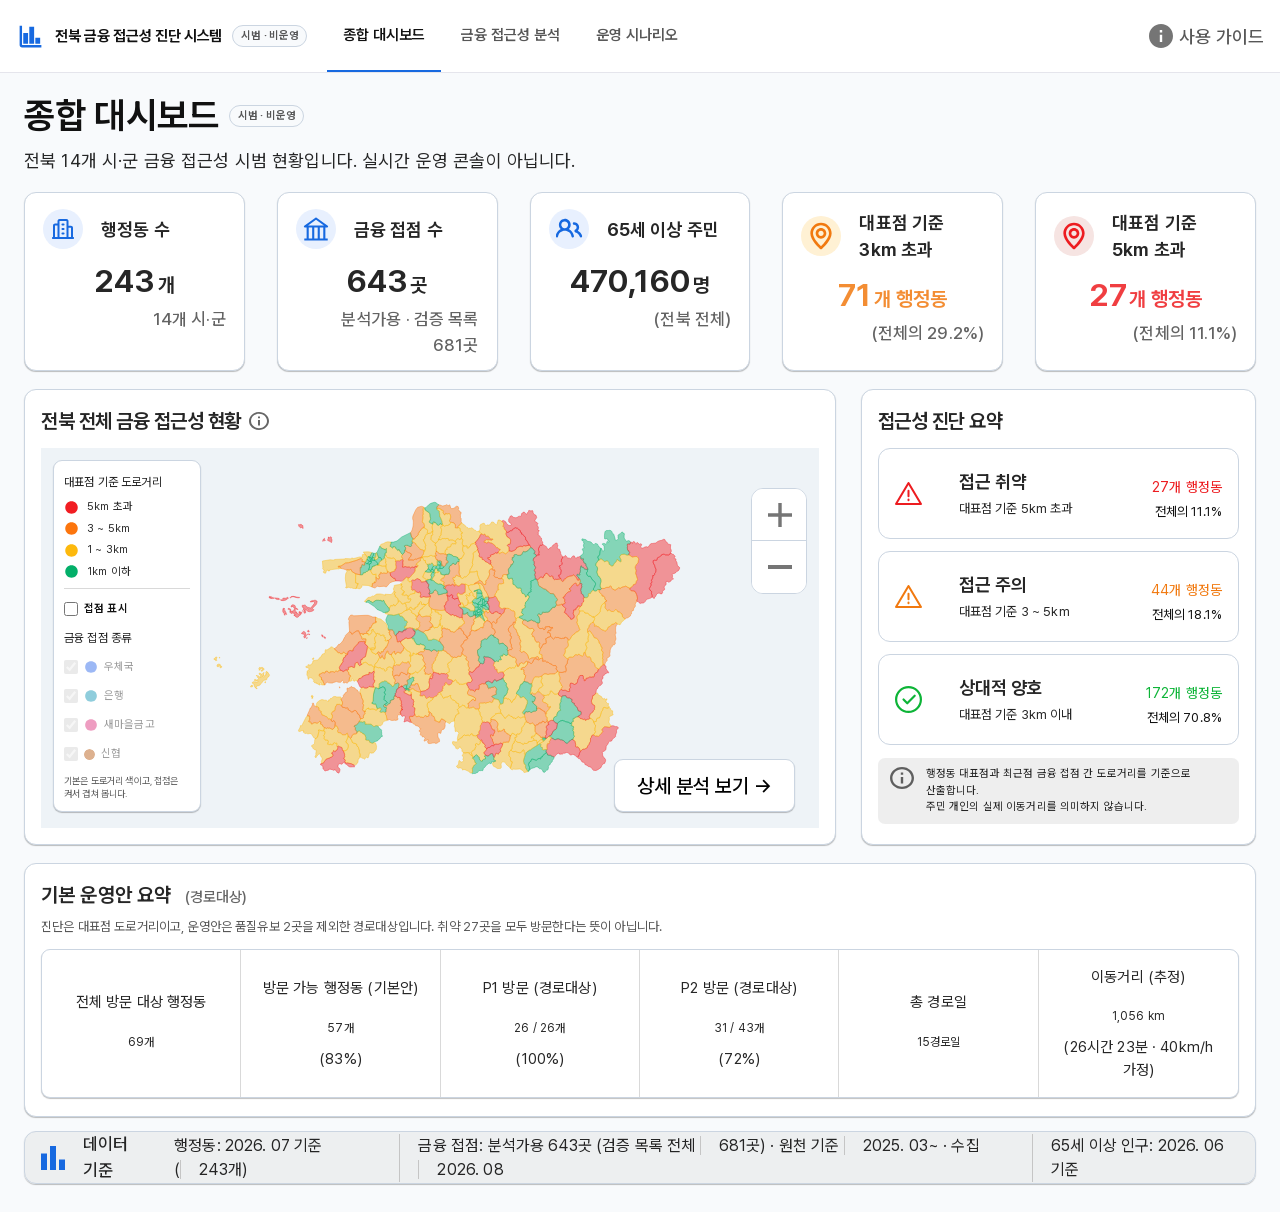
<file: docs/demo-jeonbuk/index.html>
<!doctype html>
<html lang="ko">
<head>
<meta charset="utf-8">
<meta name="viewport" content="width=device-width,initial-scale=1">
<meta name="description" content="전북 243개 행정동 금융 접근성 시범 진단과 찾아가는 금융 서비스 시나리오 비교. 현장 운영 시스템이 아닙니다.">
<link rel="icon" href="data:image/svg+xml,<svg xmlns=%22http://www.w3.org/2000/svg%22 viewBox=%220 0 100 100%22><text y=%22.9em%22 font-size=%2290%22>📍</text></svg>">
<title>전북 금융 접근성 진단 시스템</title>
<link rel="stylesheet" href="../fonts/pretendard.css">
<style>
:root{
  --navy:#002047;--blue:#1769E0;--ink:rgba(0,0,0,.85);--muted:rgba(0,0,0,.61);--line:#cbd5e1;--header-line:#e5e5ec;
  --bg:#f8fafc;--card:#fff;--p1:#ED1C20;--p2:#F1790F;--ok:#0DB437;--focus:#f4c95d;
  --dist-5:#F11D22;--dist-35:#FC750D;--dist-13:#FDB90D;--dist-1:#03AF69;
  --type-post:#2563EB;--type-bank:#0891B2;--type-kfcc:#DB2777;--type-cu:#B45309;
  --shadow:0 1px 1px rgba(0,0,0,.25);
  --font-sans:"Pretendard Variable",Pretendard,-apple-system,BlinkMacSystemFont,"Apple SD Gothic Neo","Noto Sans KR",system-ui,sans-serif
}
*{box-sizing:border-box}
html{scroll-behavior:smooth}
body{margin:0;background:var(--bg);color:var(--ink);font-family:var(--font-sans);line-height:1.5;letter-spacing:.15px;-webkit-font-smoothing:antialiased;word-break:keep-all}
button,input,select{font:inherit}
a{color:inherit}
button:focus-visible,input:focus-visible,select:focus-visible,a:focus-visible,[tabindex]:focus-visible{outline:3px solid var(--focus);outline-offset:2px}
.ico{display:inline-flex;overflow:clip;flex:none}
.ico img{width:100%;height:100%;display:block;object-fit:contain}
.ico-8{width:8px;height:8px}.ico-11{width:11px;height:11px}.ico-14{width:14px;height:14px}.ico-15{width:15px;height:15px}
.ico-20{width:20px;height:20px}.ico-24{width:24px;height:24px}.ico-25{width:25px;height:25px}.ico-27{width:27px;height:27px}
.ico-29{width:29px;height:29px}.ico-32{width:32px;height:32px}.ico-40{width:40px;height:40px}
.app-header{position:sticky;top:0;z-index:20;background:#fff;border-bottom:1px solid var(--header-line);display:flex;align-items:center;gap:20px;padding:0 16px 0 16px;min-height:73px}
.brand{display:flex;align-items:center;gap:10px;text-decoration:none}
.brand-name{font-size:15px;font-weight:650;letter-spacing:-.02em;color:#111}
.demo-badge{display:inline-flex;align-items:center;height:22px;padding:0 8px;border:.7px solid var(--line);border-radius:999px;background:#f8fafc;color:rgba(0,0,0,.66);font-size:11px;font-weight:650;letter-spacing:-.02em;white-space:nowrap}
.top-nav{display:flex;gap:4px;align-self:stretch}
.top-nav button{border:0;background:transparent;color:rgba(0,0,0,.66);font-weight:600;font-size:15px;padding:0 16px;border-bottom:2px solid transparent;cursor:pointer}
.top-nav button[aria-current="page"]{color:#111;border-bottom-color:#1769E0;font-weight:600}
.header-actions{display:flex;align-items:center;gap:14px;margin-left:auto}
.header-actions a{display:inline-flex;align-items:center;gap:6px;text-decoration:none;color:rgba(0,0,0,.66);font-size:18px;font-weight:500}
.icon-btn{position:relative;border:0;background:transparent;padding:0;cursor:pointer;display:inline-flex}
.icon-btn:disabled,.account[aria-disabled="true"]{cursor:not-allowed;opacity:.72}
.icon-btn .badge{position:absolute;top:0;right:-1px;padding:0}
.account{display:flex;align-items:center;gap:6px;color:rgba(0,0,0,.87);font-size:16px}
.page{width:min(1832px,calc(100% - 48px));margin:16px auto 28px}
.view[hidden],.dist-toggle[hidden]{display:none!important}
.overview-head{display:flex;justify-content:space-between;align-items:flex-start;gap:16px;margin-bottom:18px}
.page-title{margin:0;font-size:36px;font-weight:650;letter-spacing:.15px;color:#111;line-height:1.5}
.title-row{display:flex;align-items:center;gap:10px;flex-wrap:wrap}
.page-sub{margin:4px 0 0;font-size:18px;color:rgba(0,0,0,.85)}
.head-actions{display:flex;align-items:center;gap:18px;padding-top:28px}
.as-of{display:inline-flex;align-items:center;gap:8px;color:rgba(0,0,0,.66);font-size:17px}
.refresh{display:inline-flex;align-items:center;gap:8px;height:49px;padding:0 16px;border:0.8px solid var(--navy);border-radius:12px;background:#fff;box-shadow:var(--shadow);font-size:19px;font-weight:650;cursor:pointer}
.metric-row{display:grid;grid-template-columns:repeat(5,minmax(0,1fr));gap:32px;margin-bottom:18px}
.metric-card{background:var(--card);border:.7px solid var(--line);border-radius:12px;padding:16px 18px 12px;box-shadow:var(--shadow);min-height:145px}
.metric-card .lbl{font-size:18px;font-weight:650;color:rgba(0,0,0,.85)}
.kpi-top{display:flex;align-items:center;gap:18px}
.kpi-ico{position:relative;width:40px;height:40px;flex:none}
.kpi-ico .bg,.kpi-ico .fg{position:absolute;display:block}
.kpi-ico .bg{inset:0;width:40px;height:40px}
.kpi-ico .fg{left:50%;top:50%;transform:translate(-50%,-50%)}
.kpi-value{margin:8px 0 0;text-align:center;font-weight:650;color:rgba(0,0,0,.85)}
.kpi-value b{font-size:32px;font-weight:650}
.kpi-value span{font-size:20px;margin-left:2px}
.kpi-sub{margin-top:2px;text-align:right;font-size:17px;font-weight:500;color:rgba(0,0,0,.61)}
.metric-card.alert-3 .kpi-value{color:rgba(241,121,15,.85)}
.metric-card.alert-5 .kpi-value{color:rgba(237,28,32,.85)}
.overview-grid{display:grid;grid-template-columns:minmax(0,1.95fr) minmax(280px,.95fr);gap:25px;margin-bottom:18px}
.panel{background:var(--card);border:.7px solid var(--line);border-radius:12px;padding:16px;box-shadow:var(--shadow)}
.panel-head{display:flex;align-items:center;gap:8px;margin:0 0 12px}
.panel-head h2{margin:0;font-size:20px;font-weight:650;letter-spacing:-.5px}
.map-host{position:relative}
.mapbox{position:relative;min-height:380px;border:0;border-radius:0;overflow:hidden;background:#eef3f7}
#map{width:100%;height:380px;display:block;touch-action:none;cursor:grab}
#map.dragging{cursor:grabbing}
.admin-boundary{fill:none;stroke:#cdd9e1;stroke-width:.55;vector-effect:non-scaling-stroke}
.view-analysis .admin-boundary{fill:#f8fafc}
.view-analysis .admin-boundary.zone-muted{fill:#edf2f5;opacity:.35}
.view-analysis .admin-boundary.zone-active{fill:#fdfefe;stroke:#9fb8c8}
.road{fill:none;stroke-linecap:round;stroke-linejoin:round;vector-effect:non-scaling-stroke}
.road.secondary{stroke:#c7cfd5;stroke-width:.55;opacity:.65}
.road.primary{stroke:#aebbc4;stroke-width:.85;opacity:.78}
.road.trunk{stroke:#91a3af;stroke-width:1.15;opacity:.88}
.road.motorway{stroke:#7d929f;stroke-width:1.5;opacity:.92}
.route-casing{fill:none;stroke:#fff;stroke-width:5;stroke-linecap:round;stroke-linejoin:round;opacity:.88;vector-effect:non-scaling-stroke}
.route-line{fill:none;stroke-width:2.7;stroke-linecap:round;stroke-linejoin:round;opacity:.92;vector-effect:non-scaling-stroke;cursor:pointer}
.route-line:hover{stroke-width:4}
.route-node{fill:#475569;opacity:.58;pointer-events:none}
.route-stop{fill:#fff;stroke-width:2;vector-effect:non-scaling-stroke}
.route-stop-label{font-size:8px;font-weight:900;text-anchor:middle;dominant-baseline:central;pointer-events:none;paint-order:stroke fill;stroke:#fff;stroke-width:3.5px;stroke-linejoin:round;stroke-linecap:round}
.depot{fill:#102a43;stroke:#fff;stroke-width:1.5;vector-effect:non-scaling-stroke}
.point{cursor:pointer;stroke:#fff;stroke-width:1.2;vector-effect:non-scaling-stroke}
.point:hover,.point.sel{stroke:#102a43;stroke-width:2.5;fill-opacity:1}
.outlet-dot{stroke:#fff;stroke-width:.8;fill-opacity:1;vector-effect:non-scaling-stroke}
.zone-label{font-size:9px;font-weight:800;text-anchor:middle;paint-order:stroke;stroke:#fff;stroke-width:3px;stroke-linejoin:round;fill:#526574;pointer-events:none}
.map-ornament{fill:#102a43;font-size:9px;font-weight:800;pointer-events:none}
.map-controls{position:absolute;right:12px;top:40px;display:grid;gap:0;border:.7px solid var(--line);border-radius:12px;overflow:hidden;background:#fff;width:56px}
.map-controls button{width:56px;height:52px;border:0;border-bottom:.7px solid var(--line);background:#fff;color:#111;cursor:pointer;display:grid;place-items:center}
.map-controls button:last-child{border-bottom:0}
.dist-toggle{position:absolute;top:12px;right:76px;display:flex;background:#fff;border:.7px solid var(--line);border-radius:8px;overflow:hidden;box-shadow:var(--shadow);z-index:5}
.dist-toggle button{border:0;background:#fff;padding:8px 14px;font-size:13px;color:var(--ink);cursor:pointer;white-space:nowrap}
.dist-toggle button[aria-pressed="true"]{background:var(--blue);color:#fff;font-weight:600}
.map-legend-panel{position:absolute;left:12px;top:12px;width:148px;background:#fff;border:.7px solid var(--line);border-radius:9px;box-shadow:var(--shadow);padding:12px 10px 10px;font-size:11px}
.map-legend-panel b{display:block;font-size:12px;font-weight:400;margin:0 0 8px}
.map-legend-panel ul{list-style:none;margin:0;padding:0;display:grid;gap:5px}
.map-legend-panel li{display:flex;align-items:center;gap:8px}
.map-legend-panel hr{border:0;border-top:1px solid #d9d9d9;margin:8px 0}
.outlet-master,.outlet-type-toggle{display:flex;align-items:center;gap:6px;min-height:24px;margin:0;cursor:pointer}
.outlet-master{margin:0 0 8px;font-weight:650;color:#111}
.outlet-master input,.outlet-type-toggle input{width:14px;height:14px;margin:0;flex:none;accent-color:var(--blue)}
.outlet-type-toggle{width:100%}
.outlet-type-list.is-inert{opacity:.45}
.outlet-legend-note{margin:8px 0 0;font-size:9.5px;line-height:1.4;color:rgba(0,0,0,.61)}
.map-cta{position:absolute;right:24px;bottom:16px;display:inline-flex;align-items:center;height:53px;padding:0 22px;border:.7px solid var(--line);border-radius:9px;background:#fff;box-shadow:var(--shadow);font-size:20px;font-weight:500;cursor:pointer}
#overview-map-slot #legend,.view-analysis .map-legend-panel,.view-analysis .map-cta{display:none}
.view-analysis #legend{display:flex}
.legend{position:absolute;left:12px;bottom:12px;max-width:calc(100% - 110px);background:rgba(255,255,255,.95);padding:9px 11px;border-radius:9px;border:1px solid var(--line);display:flex;gap:13px;flex-wrap:wrap;font-size:10.5px;box-shadow:0 3px 12px rgba(16,42,67,.06)}
.legend-group{display:flex;gap:8px;align-items:center;flex-wrap:wrap}
.legend-title{font-weight:900;color:#33495b}
.legend span{white-space:nowrap}
.size-dot{display:inline-flex;border:1.5px solid #526574;border-radius:50%;vertical-align:middle;margin-right:4px;background:rgba(82,101,116,.08)}
.line-key{display:inline-block;width:22px;border-top:3px solid;vertical-align:3px;margin-right:4px}
.dot{display:inline-block;width:8px;height:8px;border-radius:50%;margin-right:6px;vertical-align:1px}
.diag-list{display:grid;gap:12px}
.diag-card{display:grid;grid-template-columns:40px minmax(0,1fr) auto;gap:24px;align-items:center;min-height:91px;padding:14px 16px;border:.7px solid var(--line);border-radius:12px}
.diag-card h3{margin:0;font-size:18px;font-weight:650}
.diag-card p{margin:4px 0 0;font-size:13px}
.diag-count{text-align:right}
.diag-count b{display:block;font-size:24px;font-weight:500}
.diag-count b span{font-size:14px;font-weight:400}
.diag-count small{display:block;font-size:13px;color:#111}
.diag-card.weak b{color:#ED1C20}
.diag-card.watch b{color:#F1790F}
.diag-card.ok b{color:#0DB437}
.diag-note{display:flex;align-items:flex-start;gap:12px;margin-top:13px;padding:8px 12px;background:rgba(224,224,224,.55);border-radius:7px;font-size:11px;line-height:1.5}
.ops-panel{padding:16px 16px 18px}
.ops-panel h2{margin:0 0 8px;font-size:20px;font-weight:650}
.ops-panel h2 small{margin-left:8px;font-size:15px;font-weight:500;opacity:.7}
.ops-scope{margin:0 0 12px;font-size:13px;line-height:1.45;color:rgba(0,0,0,.66)}
.ops-strip{display:grid;grid-template-columns:repeat(6,minmax(0,1fr));min-height:130px;border:.7px solid var(--line);border-radius:9px;box-shadow:var(--shadow);background:#fff}
.ops-cell{display:flex;flex-direction:column;align-items:center;justify-content:center;gap:6px;padding:16px 8px;text-align:center;border-right:.57px solid #d9d9d9}
.ops-cell:last-child{border-right:0}
.ops-cell .lbl{font-size:15px}
.ops-cell .val{font-size:24px;font-weight:500}
.ops-cell .val span{font-size:12px;font-weight:400}
.ops-cell .sub{font-size:15px}
.source-bar{display:flex;align-items:center;gap:18px;margin-top:14px;min-height:42px;padding:0 16px;background:rgba(140,140,140,.1);border:.7px solid var(--line);border-radius:12px;box-shadow:var(--shadow);font-size:16px}
.source-bar b{font-size:17px;font-weight:500}
.source-bar span+span{padding-left:18px;border-left:1px solid #c5c5c5}
.field{display:grid;gap:6px;min-width:140px}
.field label{font-size:13px;font-weight:650;color:rgba(0,0,0,.66)}
.field select,.field>input,.zone-combo-button{height:40px;border:.7px solid var(--line);border-radius:8px;background:#fff;padding:0 10px}
.zone-combo{position:relative;min-width:150px}
.zone-combo-button{position:relative;display:block;width:100%;padding:0 28px 0 10px;text-align:left;cursor:pointer;color:inherit;white-space:nowrap;overflow:hidden;text-overflow:ellipsis;-webkit-appearance:none;appearance:none}
.zone-combo-button::after{content:"";position:absolute;right:12px;top:50%;width:0;height:0;margin-top:-2px;border:4px solid transparent;border-top-color:#455565;pointer-events:none}
.zone-combo-panel{position:absolute;z-index:30;top:calc(100% + 4px);left:0;min-width:100%;width:max(100%,200px);max-width:min(280px,90vw);max-height:280px;overflow:auto;background:#fff;border:.7px solid var(--line);border-radius:8px;box-shadow:var(--shadow);padding:6px}
.zone-option{display:flex;align-items:center;gap:8px;min-height:28px;padding:4px 6px;border-radius:6px;font-size:13px;font-weight:500;cursor:pointer}
.zone-option:hover,.zone-option:focus-within{background:#eaf4fb}
.zone-option input{width:14px;height:14px;margin:0;flex:none;accent-color:var(--blue)}
.zone-option-all{margin-bottom:4px;padding-bottom:8px;border-bottom:1px solid var(--line);font-weight:700}
.filter-panel{display:flex;flex-wrap:wrap;gap:12px 16px;align-items:end;margin-bottom:16px}
.filter-panel .field{flex:0 1 180px}
.filter-checks{display:flex;flex-wrap:wrap;gap:14px 18px;align-items:center;padding:8px 0 2px}
.layer-toggle{display:inline-flex;align-items:center;gap:6px;color:rgba(0,0,0,.75);font-size:14px;font-weight:500;cursor:pointer}
.layer-toggle input{accent-color:var(--blue);width:15px;height:15px}
.filter-actions{display:flex;gap:8px;margin-left:auto;align-items:center}
.ghost-btn,.primary-btn{display:inline-flex;align-items:center;gap:6px;height:40px;padding:0 14px;border-radius:8px;font-size:14px;font-weight:650;cursor:pointer}
.ghost-btn{border:.7px solid var(--line);background:#fff;color:#111;box-shadow:var(--shadow)}
.primary-btn{border:0;background:var(--blue);color:#fff}
.encoding-note{width:100%;color:rgba(0,0,0,.5);font-size:12px}
.analysis-map-wrap{position:relative;padding:12px}
.view-analysis .mapbox,.view-analysis #map{min-height:590px;height:590px;border-radius:8px}
.map-caption{display:flex;justify-content:space-between;gap:10px;flex-wrap:wrap;margin:8px 4px 16px;color:rgba(0,0,0,.55);font-size:12px}
.route-summary{font-weight:650;color:#405465}
.detail{position:absolute;right:88px;top:24px;z-index:6;width:min(320px,calc(100% - 120px));background:#fff;border:.7px solid var(--line);border-radius:12px;padding:16px;box-shadow:var(--shadow)}
.detail h3{margin:0 0 10px;font-size:18px;font-weight:650;display:flex;flex-wrap:wrap;gap:8px;align-items:center}
.stat{display:flex;justify-content:space-between;gap:10px;border-top:1px solid #edf1f4;padding:7px 0;font-size:13px}
.stat:first-of-type{border:0}
.stat span{color:rgba(0,0,0,.55)}
.detail-note{margin:10px 0 0;padding:8px 10px;background:#f8fafc;border-radius:8px;font-size:12px;line-height:1.45;color:rgba(0,0,0,.66)}
.table-panel{padding:16px 16px 12px}
.table-head{display:flex;align-items:center;gap:10px;flex-wrap:wrap;margin-bottom:12px}
.table-head h2{margin:0;font-size:20px;font-weight:650}
.table-count{color:rgba(0,0,0,.55);font-size:14px}
.table-head .ghost-btn{margin-left:auto}
.access-table-wrap{overflow:auto}
.access-table{width:100%;min-width:1080px;border-collapse:separate;border-spacing:0;font-size:13px}
.access-table th,.access-table td{padding:10px 12px;border-bottom:1px solid var(--line);text-align:left;white-space:nowrap}
.access-table th{background:#f8fafc;font-weight:650;color:rgba(0,0,0,.7)}
.access-table td:nth-child(4),.access-table th:nth-child(4),.access-table td:nth-child(6),.access-table td:nth-child(7){text-align:right}
.access-table tbody tr{cursor:pointer}
.access-table tbody tr:hover,.access-table tbody tr.sel{background:#eef5ff}
.access-table .km-hot{color:#ED1C20;font-weight:650}
.access-table .km-warm{color:#F1790F;font-weight:650}
.table-pager{display:flex;justify-content:center;gap:6px;padding:12px 0 4px;flex-wrap:wrap}
.table-pager button{min-width:32px;height:32px;border:.7px solid var(--line);border-radius:8px;background:#fff;cursor:pointer}
.table-pager button[aria-current="page"]{border-color:var(--blue);color:var(--blue);font-weight:700}
.badge{display:inline-block;padding:2px 8px;border-radius:20px;font-size:11px;font-weight:700}
.p1{background:#fae2e2;color:#8c2626}.p2{background:#fff0dc;color:#95570c}.accessible{background:#e4f2e9;color:#236044}.quality_deferred{background:#eee9fa;color:#58478f}
.visit-yes{background:#e4f2e9;color:#236044}.visit-no{background:#fae2e2;color:#8c2626}.visit-na{background:#f1f5f9;color:#475569}
.ops-config{margin-bottom:16px}
.zone-panel h2 small{margin-left:6px;font-size:14px;font-weight:500;color:rgba(0,0,0,.55)}
.control-grid{display:grid;grid-template-columns:repeat(8,minmax(0,1fr));gap:10px;align-items:end}
.control-grid .wide{grid-column:auto}
.control-grid .field{min-width:0}
.control-grid .field label{white-space:nowrap;overflow:hidden;text-overflow:ellipsis;font-size:12px}
.control-grid .zone-combo-button,.control-grid .field>input,.control-grid .stepper,.control-grid .stepper input,.control-grid .stepper button{height:36px}
.control-grid .stepper button{width:30px}
.control-grid .field>input{padding:0 6px}
.stepper{display:flex;align-items:center;height:40px;border:.7px solid var(--line);border-radius:8px;background:#fff;overflow:hidden}
.stepper input{flex:1;min-width:0;height:40px;border:0;text-align:center;padding:0 4px}
.stepper button{width:36px;height:40px;border:0;background:#f8fafc;cursor:pointer;display:grid;place-items:center}
.stepper button:hover{background:#eef2f6}
.plan-row{display:flex;flex-wrap:wrap;gap:10px;align-items:center;margin-top:14px}
.plan-chips{display:none}
.plan-chips button{height:40px;padding:0 16px;border:.7px solid var(--line);border-radius:8px;background:#fff;font-weight:650;cursor:pointer}
.plan-chips button[aria-current="true"]{border-color:var(--blue);background:#eef5ff;color:var(--blue)}
.run{height:44px;padding:0 22px;border:0;border-radius:9px;background:var(--blue);color:#fff;font-weight:700;cursor:pointer;margin-left:auto}
.run:disabled{opacity:.55;cursor:wait}
.hint{font-size:12px;color:rgba(0,0,0,.55);margin-top:10px}
.error{display:none;margin-top:10px;padding:9px;border-radius:8px;background:#fae2e2;color:#8c2626;font-size:12px}
.error.show{display:block}
.compare-panel h2,.zone-panel h2,.ops-status h2{margin:0 0 14px;font-size:20px;font-weight:650}
.compare-cards{display:grid;grid-template-columns:repeat(3,minmax(0,1fr));gap:16px;margin-bottom:16px}
.compare-card{border:.7px solid var(--line);border-radius:12px;padding:16px 18px;background:#fff;cursor:pointer;text-align:center}
.compare-card[aria-current="true"]{border-color:var(--blue);box-shadow:0 0 0 1px var(--blue)}
.compare-card .lbl{font-size:15px;font-weight:650}
.compare-card .val{margin:8px 0 4px;font-size:28px;font-weight:650}
.compare-card .pct{font-size:18px;color:rgba(0,0,0,.66)}
.compare-card .track{height:8px;margin-top:10px;background:#edf1f4;border-radius:99px;overflow:hidden}
.compare-card .fill{height:100%;background:#8eb8f0;border-radius:99px}
.compare-card[aria-current="true"] .fill{background:var(--blue)}
.compare-card.best-card .fill{background:var(--ok)}
.compare{overflow-x:auto;max-width:100%}
.scenario-table,.zone-table{border-collapse:separate;border-spacing:0;width:100%;font-size:13px}
.scenario-table{min-width:720px}
.scenario-table th,.scenario-table td,.zone-table th,.zone-table td{padding:10px 12px;border-right:1px solid var(--line);border-bottom:1px solid var(--line);text-align:center}
.scenario-table th:first-child,.scenario-table td:first-child,.zone-table th:first-child,.zone-table td:first-child{text-align:left}
.scenario-table thead th,.zone-table thead th{background:#eef4f8;font-weight:650}
.scenario-table tr>*:first-child,.zone-table tr>*:first-child{border-left:1px solid var(--line)}
.scenario-table thead tr:first-child>*,.zone-table thead tr:first-child>*{border-top:1px solid var(--line)}
.scenario-note{margin:8px 0 0;font-size:12px;color:rgba(0,0,0,.55)}
.best{color:#2f9e6a;font-weight:800}
.alloc-yes{color:var(--blue);font-weight:700}
.alloc-no{color:#c2410c;font-weight:700}
.zone-head{display:flex;flex-wrap:wrap;align-items:baseline;gap:8px 12px;margin-bottom:12px}
.zone-head h2{margin:0}
.zone-head small{color:rgba(0,0,0,.55);font-size:14px;font-weight:500}
.zone-legend{display:flex;gap:16px;margin-left:auto;font-size:13px;color:rgba(0,0,0,.7)}
.zone-legend i{display:inline-block;width:8px;height:8px;border-radius:50%;margin-right:6px;vertical-align:1px}
.zone-legend .p1-dot{background:#1769E0}
.zone-legend .p2-dot{background:#94a3b8}
.zone-split{display:grid;grid-template-columns:1fr 1fr;gap:0 16px}
.zone-total{display:grid;grid-template-columns:minmax(140px,1.4fr) 1fr 1fr 1fr;border:1px solid var(--line);background:#eef5ff;border-radius:0 0 10px 10px;font-size:13px;font-weight:700;color:var(--blue)}
.zone-total span{padding:10px 12px}
.zone-total .days,.zone-total .p1,.zone-total .p2{text-align:center}
.ops-status{margin-top:16px}
.status-grid{display:grid;grid-template-columns:1fr 1fr;gap:8px 32px}
.note-list{margin:0;padding:0;list-style:none;display:grid;gap:0;font-size:13px}
.note-list li{display:flex;justify-content:space-between;align-items:center;gap:12px;padding:9px 0;border-bottom:1px solid #edf1f4}
.status-chip{display:inline-flex;align-items:center;min-height:22px;padding:0 8px;border-radius:999px;font-size:11px;font-weight:700;white-space:nowrap}
.chip-bad{background:#fae2e2;color:#b42318}
.chip-warn{background:#fff0dc;color:#b54708}
.chip-mute{background:#eef2f6;color:#475569}
.chip-info{background:#e8f1ff;color:#1769E0}
.warn-alert{display:flex;align-items:flex-start;gap:10px;margin-top:16px;padding:12px 16px;background:#FFF4E5;border:1px solid #FF9F64;border-radius:12px;font-size:13px;line-height:1.55;color:#7a4a12}
.warn-alert b{display:block;margin-bottom:4px}
.warn-alert p{margin:0}
.attribution{position:absolute;right:8px;bottom:7px;background:rgba(255,255,255,.84);padding:2px 5px;border-radius:4px;color:#526574;font-size:8.5px}
#overview-map-slot .attribution{display:none}
.noscript{padding:20px;background:#fae2e2;color:#8c2626;text-align:center}
@media(max-width:1200px){.metric-row{grid-template-columns:repeat(3,1fr);gap:12px}.overview-grid,.control-grid,.compare-cards,.zone-split,.status-grid{grid-template-columns:minmax(0,1fr)}.ops-strip{grid-template-columns:repeat(3,1fr)}.ops-cell:nth-child(3){border-right:0}.app-header{flex-wrap:wrap;padding:10px 16px;min-height:0}.top-nav{order:3;width:100%}.page-title{font-size:28px}.filter-actions,.run{margin-left:0}.detail{position:static;width:auto;margin:12px 12px 0}.zone-legend{margin-left:0}}
@media(max-width:900px){.metric-row{grid-template-columns:repeat(2,1fr)}.ops-strip{grid-template-columns:1fr}.ops-cell{border-right:0;border-bottom:.57px solid #d9d9d9}.ops-cell:last-child{border-bottom:0}.head-actions{padding-top:0}}
@media(max-width:540px){.metric-card .kpi-value b{font-size:24px}.control-grid{grid-template-columns:1fr}#map,.view-analysis #map{height:auto;aspect-ratio:720/520}.mapbox,.view-analysis .mapbox{min-height:0}.legend{position:static;max-width:none}.map-legend-panel{position:static;width:auto;margin:0 0 8px}.overview-head{flex-wrap:wrap}.head-actions{flex-wrap:wrap;padding-top:0}}
</style>
</head>
<body>
<noscript><div class="noscript">시나리오 계산을 사용하려면 JavaScript를 활성화하세요.</div></noscript>
<header class="app-header">
  <a class="brand" href="#overview">
    <span class="ico ico-29"><img src="assets/icon-finance.svg" alt="" width="29" height="29"></span>
    <span class="brand-name">전북 금융 접근성 진단 시스템</span>
    <span class="demo-badge" title="시범 산출물입니다. 현장 운영·실시간 관제가 아닙니다.">시범 · 비운영</span>
  </a>
  <nav class="top-nav" aria-label="화면">
    <button type="button" data-view="overview" aria-current="page">종합 대시보드</button>
    <button type="button" data-view="analysis">금융 접근성 분석</button>
    <button type="button" data-view="scenario">운영 시나리오</button>
  </nav>
  <div class="header-actions">
    <a href="methodology.html"><span class="ico ico-24"><img src="assets/icon-info-filled.svg" alt="" width="24" height="24"></span>사용 가이드</a>
  </div>
</header>

<main class="page">
  <section class="view" id="view-overview">
    <div class="overview-head">
      <div>
        <div class="title-row">
          <h1 class="page-title">종합 대시보드</h1>
          <span class="demo-badge" title="시범 산출물입니다. 현장 운영·실시간 관제가 아닙니다.">시범 · 비운영</span>
        </div>
        <p class="page-sub">전북 14개 시·군 금융 접근성 시범 현황입니다. 실시간 운영 콘솔이 아닙니다.</p>
      </div>
    </div>

    <div class="metric-row">
      <article class="metric-card">
        <div class="kpi-top">
          <span class="kpi-ico">
            <img class="bg" src="assets/ellipse-kpi.svg" alt="" width="40" height="40">
            <img class="fg" src="assets/icon-building.svg" alt="" width="27" height="27">
          </span>
          <div class="lbl">행정동 수</div>
        </div>
        <div class="kpi-value"><b id="m-admin">243</b><span>개</span></div>
        <div class="kpi-sub"><span id="m-zone">14</span>개 시·군</div>
      </article>
      <article class="metric-card">
        <div class="kpi-top">
          <span class="kpi-ico">
            <img class="bg" src="assets/ellipse-kpi.svg" alt="" width="40" height="40">
            <img class="fg" src="assets/icon-bank.svg" alt="" width="30" height="30">
          </span>
          <div class="lbl">금융 접점 수</div>
        </div>
        <div class="kpi-value"><b id="m-outlet">643</b><span>곳</span></div>
        <div class="kpi-sub">분석가용 · 검증 목록 <span id="m-outlet-listed">681</span>곳</div>
      </article>
      <article class="metric-card">
        <div class="kpi-top">
          <span class="kpi-ico">
            <img class="bg" src="assets/ellipse-kpi.svg" alt="" width="40" height="40">
            <img class="fg" src="assets/icon-people.svg" alt="" width="27" height="27">
          </span>
          <div class="lbl">65세 이상 주민</div>
        </div>
        <div class="kpi-value"><b id="m-senior">470,160</b><span>명</span></div>
        <div class="kpi-sub">(전북 전체)</div>
      </article>
      <article class="metric-card alert-3">
        <div class="kpi-top">
          <span class="kpi-ico">
            <img class="bg" src="assets/ellipse-kpi-orange.svg" alt="" width="40" height="40">
            <img class="fg" src="assets/icon-location-orange.svg" alt="" width="32" height="32">
          </span>
          <div class="lbl">대표점 기준 3km 초과</div>
        </div>
        <div class="kpi-value"><b id="m-over3">71</b><span>개 행정동</span></div>
        <div class="kpi-sub">(전체의 <span id="m-over3-pct">29.2%</span>)</div>
      </article>
      <article class="metric-card alert-5">
        <div class="kpi-top">
          <span class="kpi-ico">
            <img class="bg" src="assets/ellipse-kpi-red.svg" alt="" width="40" height="40">
            <img class="fg" src="assets/icon-location-red.svg" alt="" width="32" height="32">
          </span>
          <div class="lbl">대표점 기준 5km 초과</div>
        </div>
        <div class="kpi-value"><b id="m-over5">27</b><span>개 행정동</span></div>
        <div class="kpi-sub">(전체의 <span id="m-over5-pct">11.1%</span>)</div>
      </article>
    </div>

    <div class="overview-grid">
      <div class="panel" id="overview-map-slot">
        <div class="panel-head">
          <h2>전북 전체 금융 접근성 현황</h2>
          <span class="ico ico-20"><img src="assets/icon-info-outlined.svg" alt="" width="20" height="19"></span>
        </div>
        <div class="map-host" id="overview-map-host">
          <div class="mapbox">
            <svg id="map" viewBox="0 0 720 520" role="img" aria-label="전북 243개 행정동 대표점 도로거리 색상 지도"></svg>
            <aside class="map-legend-panel">
              <b>대표점 기준 도로거리</b>
              <ul>
                <li><span class="ico ico-15"><img src="assets/circle-dist-5.svg" alt="" width="15" height="15"></span>5km 초과</li>
                <li><span class="ico ico-15"><img src="assets/circle-dist-3-5.svg" alt="" width="15" height="15"></span>3 ~ 5km</li>
                <li><span class="ico ico-15"><img src="assets/circle-dist-1-3.svg" alt="" width="15" height="15"></span>1 ~ 3km</li>
                <li><span class="ico ico-15"><img src="assets/circle-dist-1.svg" alt="" width="15" height="15"></span>1km 이하</li>
              </ul>
              <hr>
              <label class="outlet-master"><input id="outlet-layer" type="checkbox">접점 표시</label>
              <b id="outlet-type-heading">금융 접점 종류</b>
              <ul class="outlet-type-list is-inert" role="group" aria-labelledby="outlet-type-heading">
                <li><label class="outlet-type-toggle"><input type="checkbox" name="outlet-type" value="우체국" checked disabled><span class="ico ico-14"><img src="assets/circle-type-post.svg" alt="" width="14" height="14"></span>우체국</label></li>
                <li><label class="outlet-type-toggle"><input type="checkbox" name="outlet-type" value="은행" checked disabled><span class="ico ico-14"><img src="assets/circle-type-bank.svg" alt="" width="14" height="14"></span>은행</label></li>
                <li><label class="outlet-type-toggle"><input type="checkbox" name="outlet-type" value="새마을금고" checked disabled><span class="ico ico-14"><img src="assets/circle-type-kfcc.svg" alt="" width="14" height="14"></span>새마을금고</label></li>
                <li><label class="outlet-type-toggle"><input type="checkbox" name="outlet-type" value="신협" checked disabled><span class="ico ico-11"><img src="assets/circle-type-cu.svg" alt="" width="11" height="11"></span>신협</label></li>
              </ul>
              <p class="outlet-legend-note">기본은 도로거리 색이고, 접점은 켜서 겹쳐 봅니다.</p>
            </aside>
            <div class="map-controls" aria-label="지도 확대 축소">
              <button id="zoom-in" type="button" aria-label="지도 확대"><span class="ico ico-24"><img src="assets/icon-add.svg" alt="" width="24" height="24"></span></button>
              <button id="zoom-out" type="button" aria-label="지도 축소"><span class="ico ico-24"><img src="assets/icon-remove.svg" alt="" width="24" height="24"></span></button>
            </div>
            <div class="dist-toggle" id="dist-toggle" role="group" aria-label="거리 기준 선택" hidden>
              <button type="button" data-mode="line" aria-pressed="false">직선 거리</button>
              <button type="button" data-mode="road" aria-pressed="true">실제 도로 거리</button>
            </div>
            <button class="map-cta" id="to-analysis" type="button">상세 분석 보기  →</button>
            <div class="legend" id="legend"></div>
            <div class="attribution">경계 SGIS · 도로/경로 © <a href="https://www.openstreetmap.org/copyright">OpenStreetMap contributors</a></div>
          </div>
        </div>
      </div>
      <aside class="panel">
        <div class="panel-head"><h2>접근성 진단 요약</h2></div>
        <div class="diag-list">
          <div class="diag-card weak">
            <span class="ico ico-27"><img src="assets/icon-caution.svg" alt="" width="27" height="27"></span>
            <div><h3>접근 취약</h3><p>대표점 기준 5km 초과</p></div>
            <div class="diag-count"><b><span id="m-weak">27</span><span>개 행정동</span></b><small>전체의 <span id="m-weak-pct">11.1%</span></small></div>
          </div>
          <div class="diag-card watch">
            <span class="ico ico-27"><img src="assets/icon-caution-2.svg" alt="" width="27" height="27"></span>
            <div><h3>접근 주의</h3><p>대표점 기준 3 ~ 5km</p></div>
            <div class="diag-count"><b><span id="m-watch">44</span><span>개 행정동</span></b><small>전체의 <span id="m-watch-pct">18.1%</span></small></div>
          </div>
          <div class="diag-card ok">
            <span class="ico ico-27"><img src="assets/icon-check.svg" alt="" width="27" height="27"></span>
            <div><h3>상대적 양호</h3><p>대표점 기준 3km 이내</p></div>
            <div class="diag-count"><b><span id="m-ok">172</span><span>개 행정동</span></b><small>전체의 <span id="m-ok-pct">70.8%</span></small></div>
          </div>
        </div>
        <div class="diag-note">
          <span class="ico ico-24"><img src="assets/icon-info-outlined.svg" alt="" width="21" height="24"></span>
          <span>행정동 대표점과 최근점 금융 접점 간 도로거리를 기준으로 산출합니다.<br>주민 개인의 실제 이동거리를 의미하지 않습니다.</span>
        </div>
      </aside>
    </div>

    <div class="panel ops-panel">
      <h2>기본 운영안 요약 <small>(경로대상)</small></h2>
      <p class="ops-scope">진단은 대표점 도로거리이고, 운영안은 품질유보 2곳을 제외한 경로대상입니다. 취약 27곳을 모두 방문한다는 뜻이 아닙니다.</p>
      <div class="ops-strip">
        <div class="ops-cell"><div class="lbl">전체 방문 대상 행정동</div><div class="val"><span id="ops-targets">69</span><span>개</span></div></div>
        <div class="ops-cell"><div class="lbl">방문 가능 행정동 (기본안)</div><div class="val"><span id="ops-covered">57</span><span>개</span></div><div class="sub">(<span id="ops-covered-pct">83</span>%)</div></div>
        <div class="ops-cell"><div class="lbl">P1 방문 (경로대상)</div><div class="val"><span id="ops-p1">26 / 26</span><span>개</span></div><div class="sub">(<span id="ops-p1-pct">100</span>%)</div></div>
        <div class="ops-cell"><div class="lbl">P2 방문 (경로대상)</div><div class="val"><span id="ops-p2">31 / 43</span><span>개</span></div><div class="sub">(<span id="ops-p2-pct">72</span>%)</div></div>
        <div class="ops-cell"><div class="lbl">총 경로일</div><div class="val"><span id="ops-days">15</span><span>경로일</span></div></div>
        <div class="ops-cell"><div class="lbl">이동거리 (추정)</div><div class="val"><span id="ops-km">1,056</span><span> km</span></div><div class="sub">(<span id="ops-time">26시간 23분</span> · <span id="ops-speed">40</span>km/h 가정)</div></div>
      </div>
    </div>

    <div class="source-bar">
      <span class="ico ico-24"><img src="assets/icon-barchart.svg" alt="" width="24" height="24"></span>
      <b>데이터 기준</b>
      <span>행정동: <span id="src-admin-date">2026. 07</span> 기준 (<span id="src-admin-count">243</span>개)</span>
      <span>금융 접점: 분석가용 <span id="src-outlet-count">643</span>곳 (검증 목록 전체 <span id="src-outlet-listed">681</span>곳) · 원천 기준 <span id="src-outlet-date">2025. 03</span>~ · 수집 <span id="src-outlet-retrieved">2026. 08</span></span>
      <span>65세 이상 인구: <span id="src-senior-date">2026. 06</span> 기준</span>
    </div>
  </section>

  <section class="view view-analysis" id="view-analysis" hidden>
    <div class="overview-head">
      <div>
        <h1 class="page-title">금융 접근성 분석</h1>
        <p class="page-sub">행정동별 금융 접점까지 실제 도로거리를 확인하고 접근 취약 지역을 식별합니다.</p>
      </div>
    </div>
    <div class="panel filter-panel">
      <div class="field"><label id="zone-filter-label" for="zone-filter-button">시·군 필터</label>
        <div class="zone-combo" id="zone-filter">
          <button type="button" class="zone-combo-button" id="zone-filter-button" aria-haspopup="true" aria-expanded="false" aria-controls="zone-filter-panel" aria-labelledby="zone-filter-label zone-filter-button">전북 전체</button>
          <div class="zone-combo-panel" id="zone-filter-panel" hidden role="group" aria-labelledby="zone-filter-label"></div>
        </div>
      </div>
      <div class="field"><label for="metric-filter">점 색상</label><select id="metric-filter"><option value="priority">정책 우선순위</option><option value="distance" selected>도로거리 구간</option><option value="typology">취약유형</option></select></div>
      <div class="field"><label for="size-filter">점 크기</label><select id="size-filter"><option value="elderly_population">65세 이상 인구</option><option value="elderly_ratio">고령인구 비율</option><option value="road_distance">도로거리</option><option value="fixed">동일 크기</option></select></div>
      <div class="field"><label for="route-day-filter">경로 표시점</label><select id="route-day-filter"><option value="all">운영주기 전체</option></select></div>
      <div class="filter-checks" aria-label="지도 레이어">
        <label class="layer-toggle"><input id="layer-roads" type="checkbox" checked> 주요도로</label>
        <label class="layer-toggle"><input id="layer-routes" type="checkbox" checked> 차량 경로</label>
        <label class="layer-toggle"><input id="layer-nodes" type="checkbox"> 경로 도로노드</label>
        <label class="layer-toggle"><input id="layer-labels" type="checkbox" checked> 시·군명</label>
      </div>
      <div class="filter-actions">
        <button class="ghost-btn" id="reset-filters" type="button"><span class="ico ico-20"><img src="assets/icon-refresh.svg" alt="" width="20" height="20"></span>필터 초기화</button>
        <button class="primary-btn" id="download-access" type="button">데이터 다운로드</button>
      </div>
      <span class="encoding-note" id="encoding-note"></span>
    </div>
    <div class="panel analysis-map-wrap">
      <div class="map-host" id="analysis-map-slot"></div>
      <aside class="detail" id="detail"></aside>
    </div>
    <div class="map-caption"><span id="route-summary" class="route-summary"></span><span>휠·버튼으로 확대, 드래그로 이동</span></div>
    <div class="panel table-panel">
      <div class="table-head">
        <h2>행정동별 접근성 현황</h2>
        <span class="table-count">총 <span id="access-count">0</span>건</span>
        <button class="ghost-btn" id="download-table" type="button">엑셀 다운로드</button>
      </div>
      <div class="access-table-wrap">
        <table class="access-table" id="access-table">
          <thead>
            <tr>
              <th>순위</th><th>시·군</th><th>행정동</th><th>도로거리</th><th>3km 내 접점</th>
              <th>65세 이상 인구</th><th>65세 이상 비율</th><th>취약유형</th><th>우선순위</th><th>운영주기 내 방문</th><th>비고</th>
            </tr>
          </thead>
          <tbody id="access-rows"></tbody>
        </table>
      </div>
      <div class="table-pager" id="access-pager"></div>
    </div>
  </section>

  <section class="view" id="view-scenario" hidden>
    <div class="overview-head">
      <div>
        <h1 class="page-title">운영 시나리오</h1>
        <p class="page-sub">선택한 운영 조건으로 방문 범위와 경로일을 비교합니다. 현장 배차가 아닙니다.</p>
      </div>
    </div>
    <form class="panel ops-config" id="scenario-form" novalidate>
      <h2>운영 조건 설정</h2>
      <div class="control-grid">
        <div class="field wide"><label id="scenario-zone-filter-label" for="scenario-zone-filter-button">시·군 필터</label>
          <div class="zone-combo" id="scenario-zone-filter">
            <button type="button" class="zone-combo-button" id="scenario-zone-filter-button" aria-haspopup="true" aria-expanded="false" aria-controls="scenario-zone-filter-panel" aria-labelledby="scenario-zone-filter-label scenario-zone-filter-button">전북 전체</button>
            <div class="zone-combo-panel" id="scenario-zone-filter-panel" hidden role="group" aria-labelledby="scenario-zone-filter-label"></div>
          </div>
        </div>
        <div class="field"><label for="vehicle-count">차량 수</label>
          <div class="stepper"><button type="button" data-step-for="vehicle-count" data-step="-1" aria-label="차량 수 감소"><span class="ico ico-20"><img src="assets/icon-remove.svg" alt="" width="20" height="20"></span></button><input id="vehicle-count" name="vehicle_count" type="number" required><button type="button" data-step-for="vehicle-count" data-step="1" aria-label="차량 수 증가"><span class="ico ico-20"><img src="assets/icon-add.svg" alt="" width="20" height="20"></span></button></div>
        </div>
        <div class="field"><label for="operating-days">주간 운영일</label>
          <div class="stepper"><button type="button" data-step-for="operating-days" data-step="-1" aria-label="운영일 감소"><span class="ico ico-20"><img src="assets/icon-remove.svg" alt="" width="20" height="20"></span></button><input id="operating-days" name="operating_days_per_cycle" type="number" required><button type="button" data-step-for="operating-days" data-step="1" aria-label="운영일 증가"><span class="ico ico-20"><img src="assets/icon-add.svg" alt="" width="20" height="20"></span></button></div>
        </div>
        <div class="field"><label for="operating-start">운영 시작</label><input id="operating-start" name="operating_start" type="time" required></div>
        <div class="field"><label for="operating-end">운영 종료</label><input id="operating-end" name="operating_end" type="time" required></div>
        <div class="field"><label for="service-minutes">장소당 서비스</label>
          <div class="stepper"><button type="button" data-step-for="service-minutes" data-step="-1" aria-label="서비스 시간 감소"><span class="ico ico-20"><img src="assets/icon-remove.svg" alt="" width="20" height="20"></span></button><input id="service-minutes" name="service_minutes" type="number" required><button type="button" data-step-for="service-minutes" data-step="1" aria-label="서비스 시간 증가"><span class="ico ico-20"><img src="assets/icon-add.svg" alt="" width="20" height="20"></span></button></div>
        </div>
        <div class="field"><label for="max-stops">1일 최대 방문</label>
          <div class="stepper"><button type="button" data-step-for="max-stops" data-step="-1" aria-label="방문 수 감소"><span class="ico ico-20"><img src="assets/icon-remove.svg" alt="" width="20" height="20"></span></button><input id="max-stops" name="max_stops_per_route" type="number" required><button type="button" data-step-for="max-stops" data-step="1" aria-label="방문 수 증가"><span class="ico ico-20"><img src="assets/icon-add.svg" alt="" width="20" height="20"></span></button></div>
        </div>
        <div class="field"><label for="service-cycle">서비스 주기 (일)</label>
          <div class="stepper"><button type="button" data-step-for="service-cycle" data-step="-1" aria-label="서비스 주기 감소"><span class="ico ico-20"><img src="assets/icon-remove.svg" alt="" width="20" height="20"></span></button><input id="service-cycle" name="service_cycle_days" type="number" required><button type="button" data-step-for="service-cycle" data-step="1" aria-label="서비스 주기 증가"><span class="ico ico-20"><img src="assets/icon-add.svg" alt="" width="20" height="20"></span></button></div>
        </div>
      </div>
      <div class="plan-row">
        <div class="plan-chips" id="plan-chips"></div>
        <select id="preset-select" hidden><option value="custom">사용자 입력안</option></select>
        <button class="run" type="submit" id="run-button">새 시나리오 계산</button>
        <button class="ghost-btn" type="button" id="reset-inputs"><span class="ico ico-20"><img src="assets/icon-refresh.svg" alt="" width="20" height="20"></span>입력 초기화</button>
      </div>
      <p class="hint">시·군을 고르면 그 범위의 경로대상만 다시 배정합니다. 일부 시·군 결과는 전북 전체 기본안을 대체하지 않습니다.</p>
      <div class="error" id="form-error" role="alert"></div>
    </form>
    <div class="panel compare-panel">
      <h2>시나리오 비교 결과</h2>
      <div class="compare-cards" id="coverage-bars"></div>
      <div class="compare"><table class="scenario-table" id="scenario-table"></table></div>
      <p class="scenario-note" id="scenario-note"></p>
    </div>
    <div class="panel zone-panel">
      <div class="zone-head">
        <h2 id="zone-title">14개 시·군 경로일 배정 결과</h2>
        <small id="zone-plan-label"></small>
        <div class="zone-legend" id="zone-legend"></div>
      </div>
      <div class="zone-split" id="zone-list"></div>
      <div class="zone-total" id="zone-total"></div>
    </div>
    <div class="panel ops-status">
      <h2>운영 상태 및 주요 확인사항</h2>
      <div class="status-grid">
        <ul class="note-list">
          <li><span>실제 교통시간</span><span class="status-chip chip-bad">미반영</span></li>
          <li><span>시·군 간 재배치</span><span class="status-chip chip-bad">미배정</span></li>
          <li><span>차고지/출발지 승인 상태</span><span class="status-chip chip-bad">미승인</span></li>
          <li><span>경로당 장소 승인 상태</span><span class="status-chip chip-bad">미확정</span></li>
        </ul>
        <ul class="note-list">
          <li><span>시간창 출처</span><span class="status-chip chip-warn">운영 가정값</span></li>
          <li><span>품질유보 대상</span><span class="status-chip chip-mute" id="deferred-chip">2개</span></li>
          <li><span>status</span><span class="status-chip chip-info" id="status-chip">demonstration_not_operational</span></li>
          <li><span>operational_ready</span><span class="status-chip chip-bad" id="ready-chip">false</span></li>
        </ul>
      </div>
    </div>
    <div class="warn-alert">
      <span class="ico ico-24"><img src="assets/icon-caution-2.svg" alt="" width="24" height="24"></span>
      <div>
        <b>시연 결과 안내</b>
        <p id="fairness-warning"></p>
      </div>
    </div>
  </section>
  <span id="m-target-label" hidden></span>
  <span id="m-outlet-listed-analysis" hidden></span>
  <span id="m-road-primary" hidden></span>
  <span id="m-road-total" hidden></span>
  <span id="m-road-primary-copy" hidden></span>
  <span id="m-road-nonprimary" hidden></span>
  <span id="m-route-deferred" hidden></span>
  <span id="analysis-date" hidden></span>
</main>
<span id="m-threshold" hidden></span>
<span id="m-target" hidden></span>
<script src="data.js"></script>
<script src="map-data.js"></script>
<script src="scenario-engine.js"></script>
<script src="app.js?v=p28"></script>
</body>
</html>
</file>
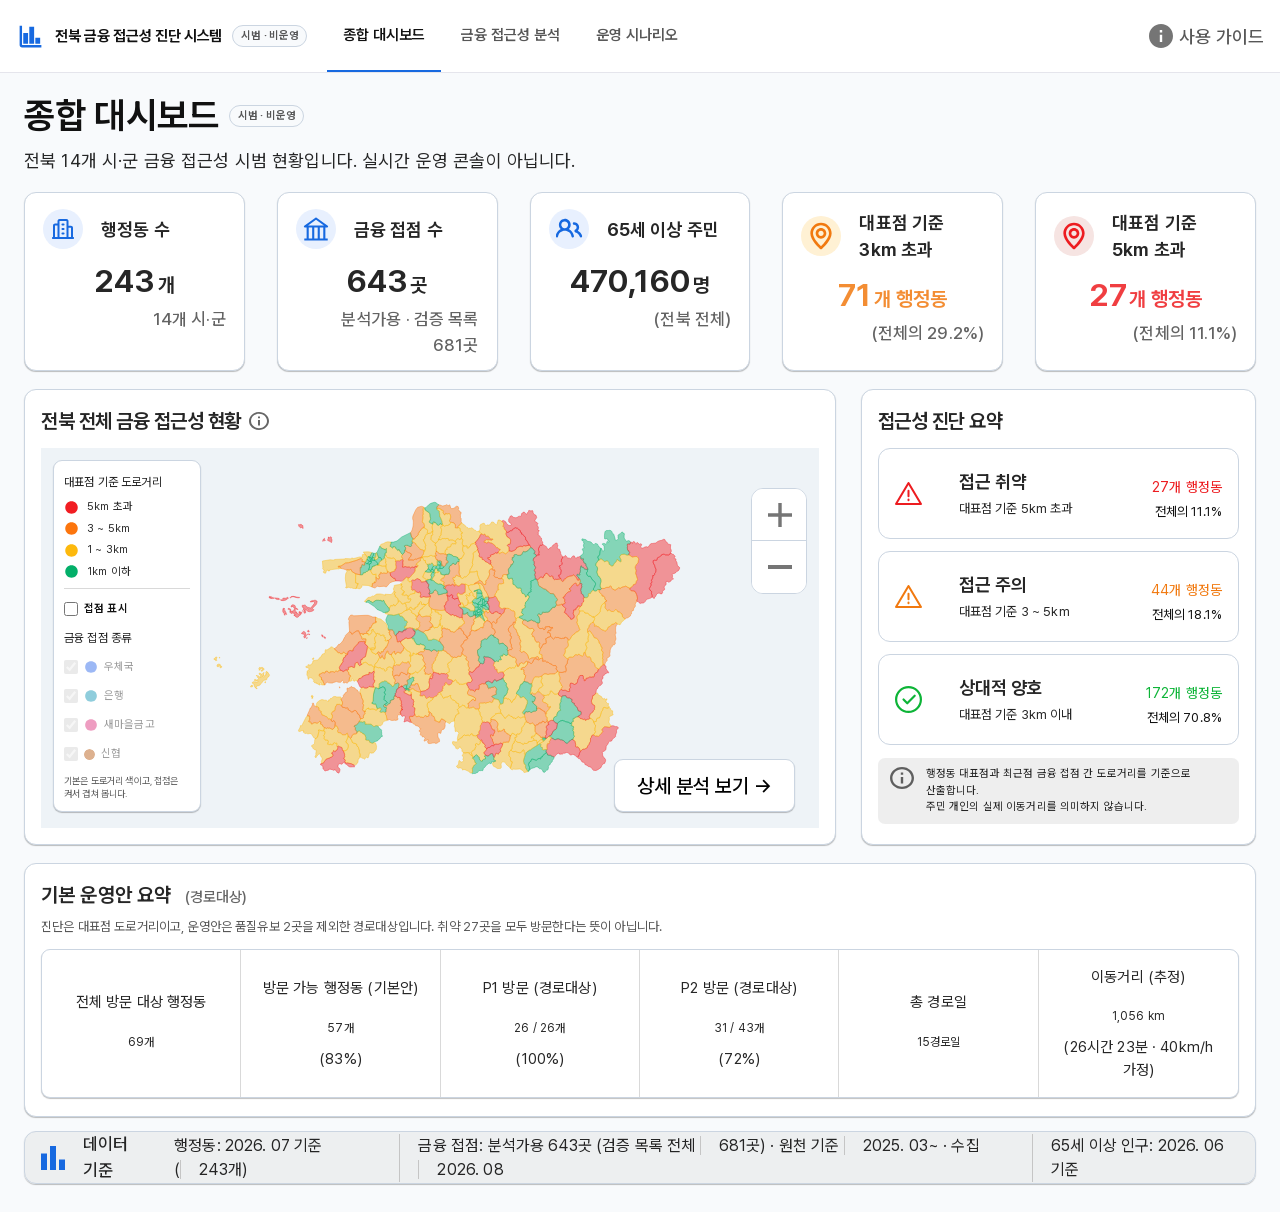
<file: docs/demo-jeongeup/index.html>
<!doctype html>
<html lang="ko">
<head>
<meta charset="utf-8">
<meta name="viewport" content="width=device-width,initial-scale=1">
<meta http-equiv="refresh" content="0;url=../demo-jeonbuk/index.html">
<title>전북 금융 접근성 대시보드로 이동</title>
<link rel="stylesheet" href="../fonts/pretendard.css">
<style>body{font-family:"Pretendard Variable",Pretendard,-apple-system,BlinkMacSystemFont,"Apple SD Gothic Neo","Noto Sans KR",system-ui,sans-serif;letter-spacing:-.01em;-webkit-font-smoothing:antialiased}</style>
</head>
<body>
<p>정읍 시범 화면은 전북 전체 화면으로 대체되었습니다. <a href="../demo-jeonbuk/index.html">전북 대시보드 열기</a></p>
<script>location.replace("../demo-jeonbuk/index.html");</script>
</body>
</html>
</file>
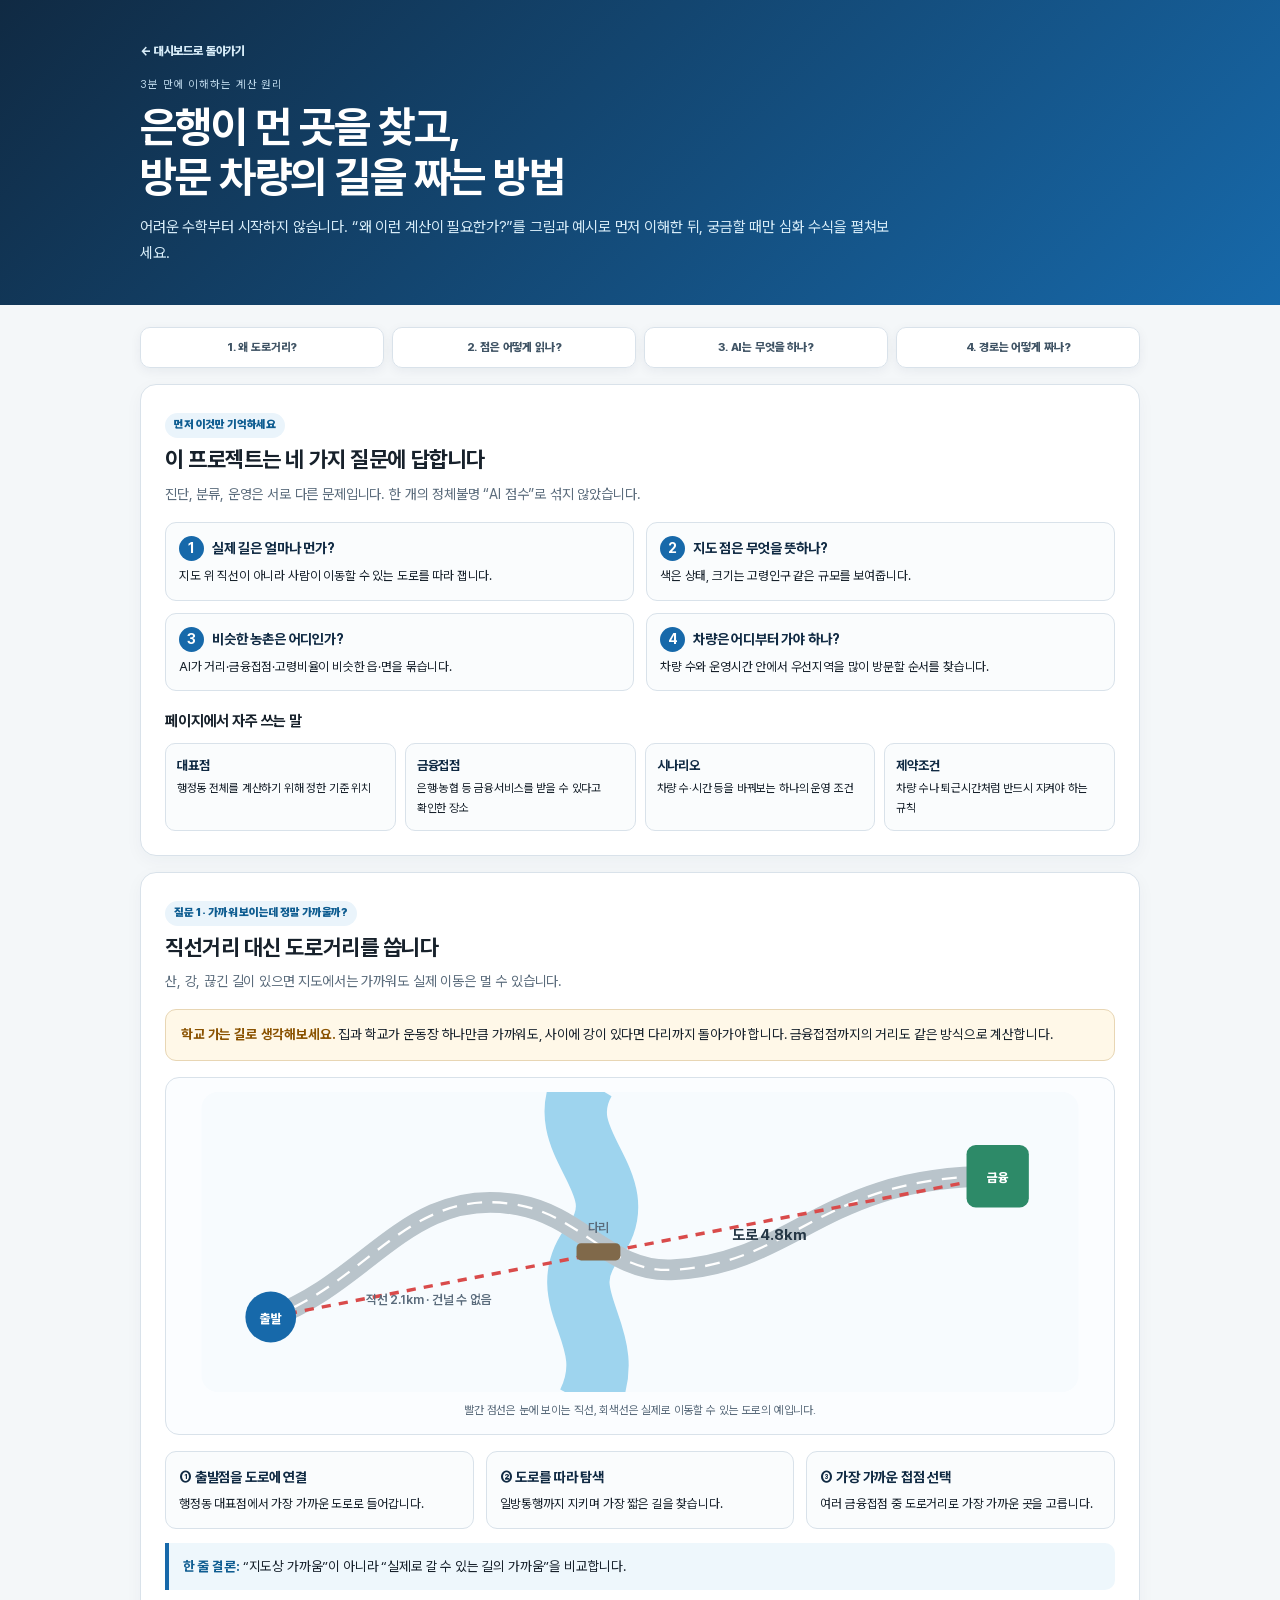
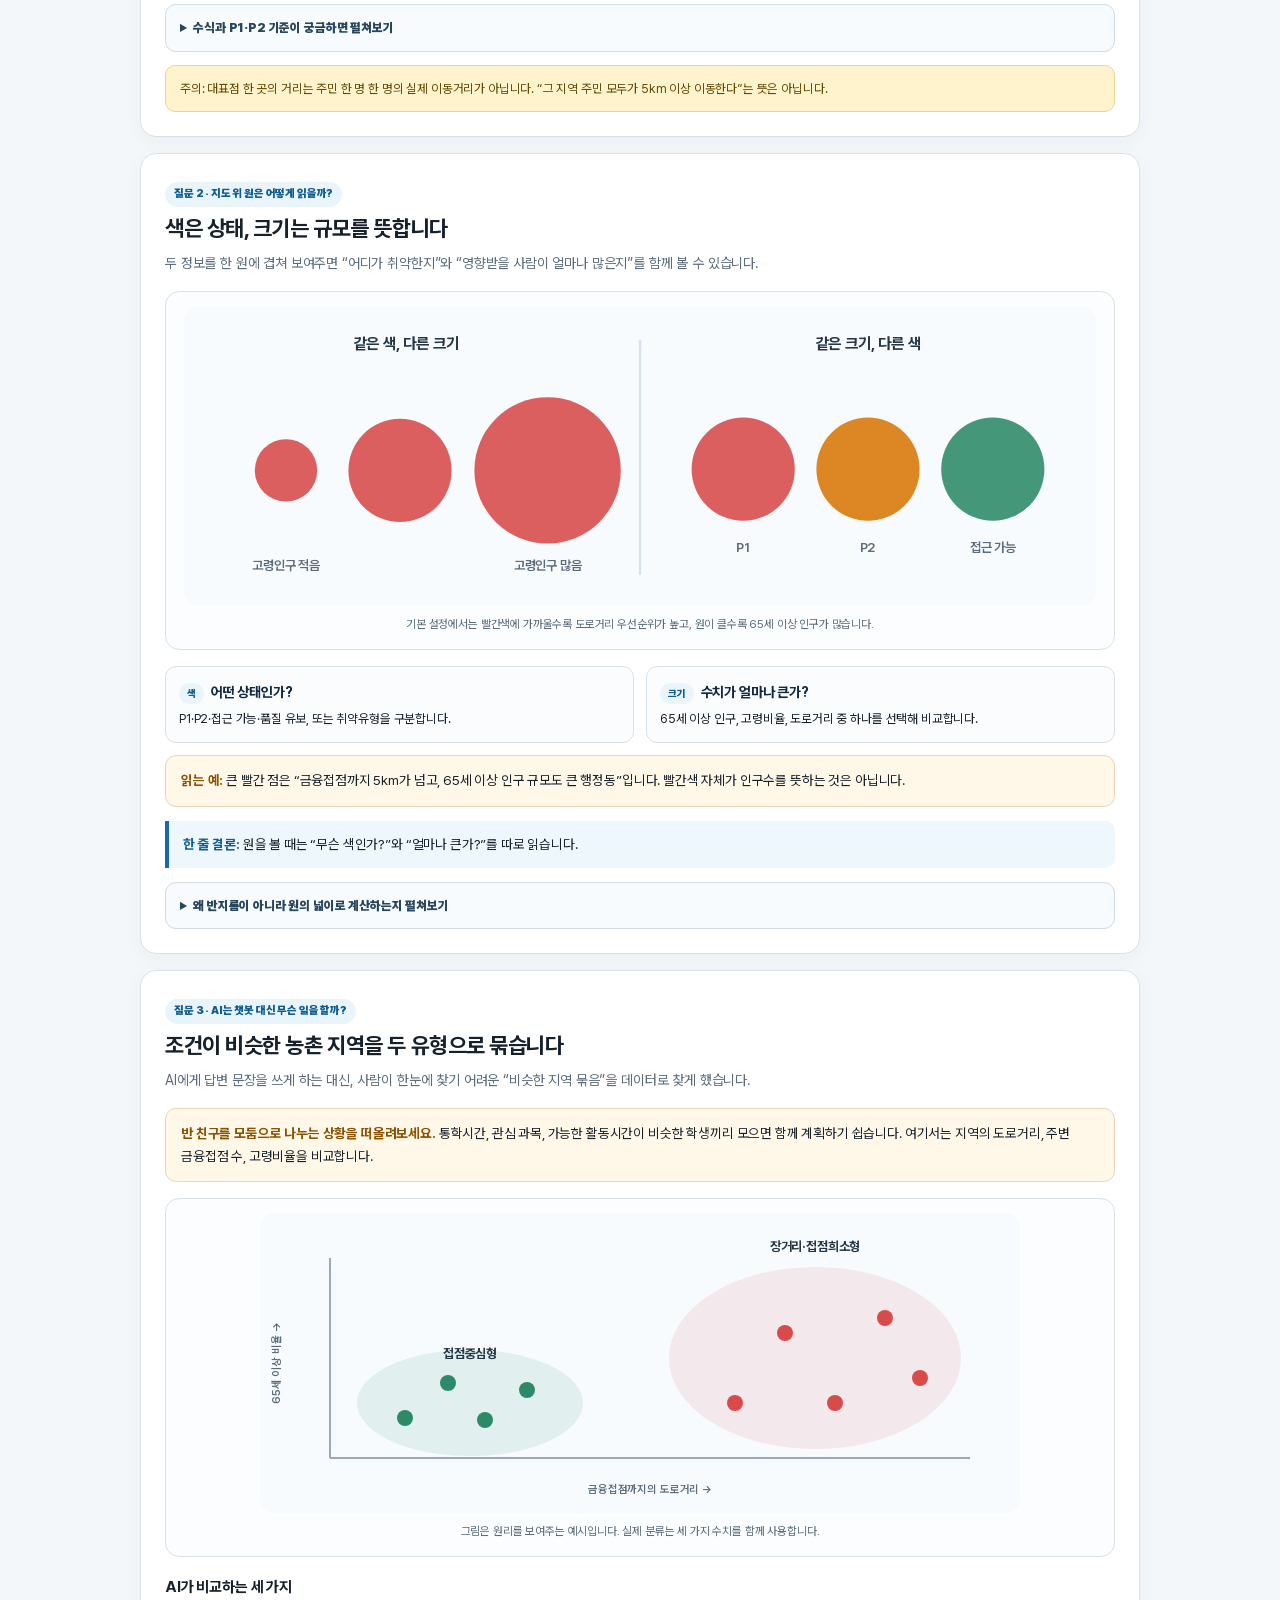
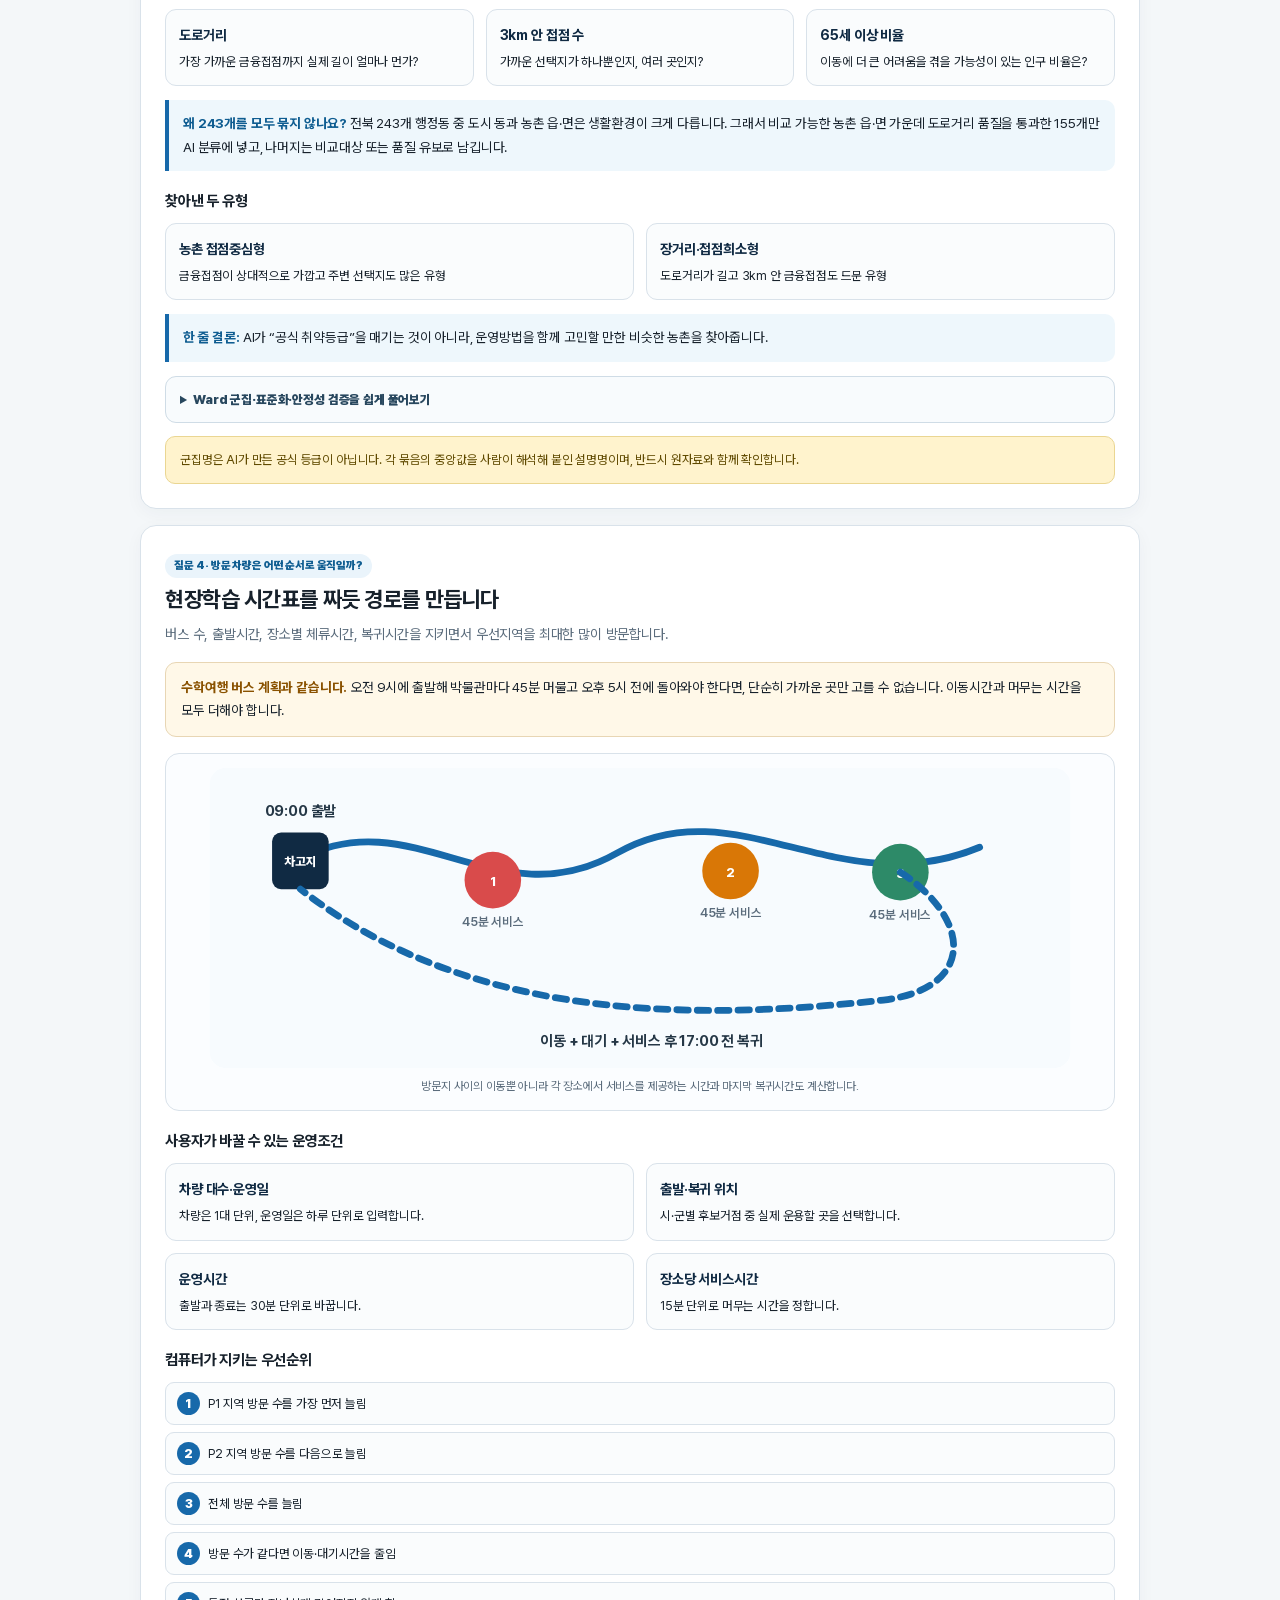
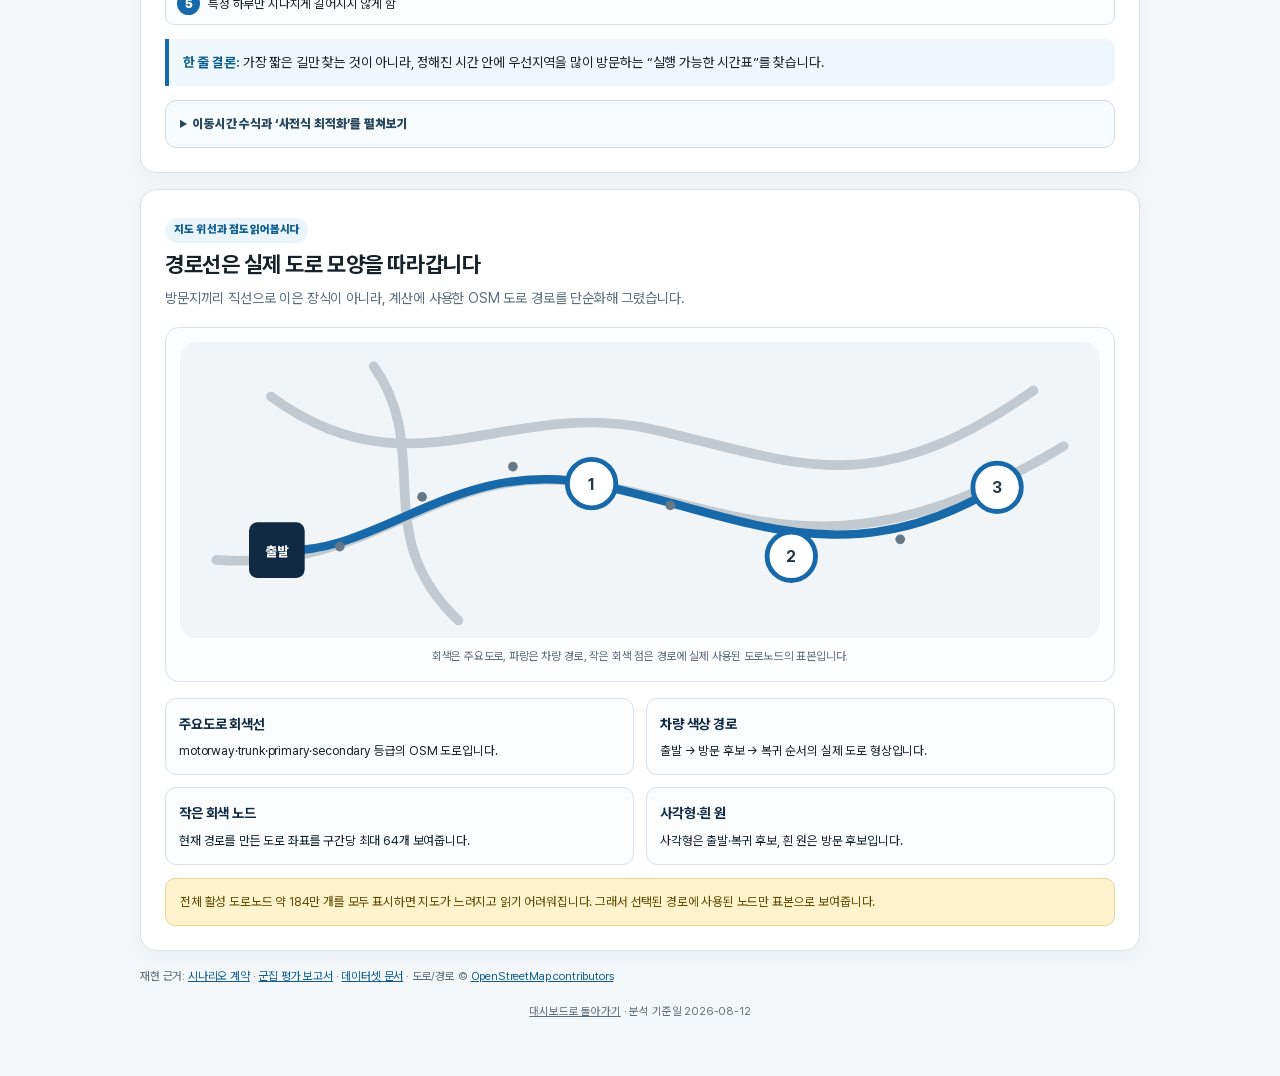
<file: docs/demo-jeonbuk/methodology.html>
<!doctype html>
<html lang="ko">
<head>
<meta charset="utf-8">
<meta name="viewport" content="width=device-width,initial-scale=1">
<meta name="description" content="전북 금융 접근성 분석의 도로거리, 점 크기, AI 유형화, 차량 경로 계산을 고등학생도 이해할 수 있게 설명한 페이지">
<link rel="icon" href="data:image/svg+xml,<svg xmlns=%22http://www.w3.org/2000/svg%22 viewBox=%220 0 100 100%22><text y=%22.9em%22 font-size=%2290%22>🧭</text></svg>">
<title>3분 만에 이해하는 계산 원리 · 전북 금융 접근성</title>
<link rel="stylesheet" href="../fonts/pretendard.css">
<style>
:root{--navy:#102a43;--blue:#1769aa;--sky:#eaf5fc;--ink:#17212b;--muted:#5b6c7c;--line:#d9e2ea;--bg:#f4f7f9;--card:#fff;--red:#d94b4b;--gold:#d97706;--green:#2d8a68;--violet:#7656a6;--font-sans:"Pretendard Variable",Pretendard,-apple-system,BlinkMacSystemFont,"Apple SD Gothic Neo","Noto Sans KR",system-ui,sans-serif}
*{box-sizing:border-box}html{scroll-behavior:smooth}body{margin:0;background:var(--bg);color:var(--ink);font-family:var(--font-sans);line-height:1.72;letter-spacing:-.01em;-webkit-font-smoothing:antialiased}a{color:inherit}code{font-family:ui-monospace,SFMono-Regular,Menlo,monospace}.wrap{width:min(1000px,calc(100% - 32px));margin:auto}.hero{background:linear-gradient(135deg,var(--navy),var(--blue));color:#fff;padding:36px 0 38px}.back{display:inline-block;margin-bottom:14px;color:#d7ecf8;text-decoration:none;font-size:12px;font-weight:800}.back:hover{text-decoration:underline}.eyebrow{font-size:11px;letter-spacing:.08em;color:#bcd7ea}.hero h1{font-size:clamp(28px,5vw,43px);line-height:1.18;margin:7px 0 12px;letter-spacing:-.035em}.hero p{max-width:760px;margin:0;color:#d7ecf8;font-size:15px}.main{padding:22px 0 54px}.nav{display:grid;grid-template-columns:repeat(4,1fr);gap:8px;margin-bottom:16px;position:sticky;top:8px;z-index:5}.nav a{background:rgba(255,255,255,.96);border:1px solid var(--line);padding:10px;border-radius:10px;text-decoration:none;text-align:center;font-size:11.5px;font-weight:800;color:#405465;box-shadow:0 3px 12px rgba(16,42,67,.06)}.nav a:hover,.nav a:focus-visible{border-color:#7fb4d3;background:#f5fbff}.card{background:var(--card);border:1px solid var(--line);border-radius:16px;padding:24px;margin-bottom:16px;box-shadow:0 5px 18px rgba(16,42,67,.04)}h2{font-size:22px;line-height:1.35;margin:0 0 7px;letter-spacing:-.02em}h3{font-size:15px;margin:18px 0 8px}.lead{color:var(--muted);font-size:14px;margin:0 0 16px}.question{display:inline-block;color:#0f5d91;background:#eaf4fb;border-radius:999px;padding:3px 9px;font-size:11px;font-weight:900;margin-bottom:7px}.takeaway{padding:12px 14px;border-left:4px solid var(--blue);background:#eef7fc;border-radius:0 10px 10px 0;font-size:13.5px;margin:14px 0 0}.takeaway b{color:#0f5d91}.story{border:1px solid #e8d6b4;background:#fff8e8;border-radius:11px;padding:13px 15px;font-size:13.5px;margin:12px 0}.story b{color:#8a5200}.figure{margin:16px 0;border:1px solid var(--line);border-radius:14px;background:#fbfdff;padding:14px}.figure svg{display:block;width:100%;height:auto;max-height:300px}.figure figcaption{text-align:center;color:var(--muted);font-size:11.5px;margin-top:9px}.grid{display:grid;grid-template-columns:1fr 1fr;gap:12px}.grid.three{grid-template-columns:repeat(3,1fr)}.mini{border:1px solid var(--line);border-radius:11px;padding:13px;background:#fafcfd;font-size:12.5px}.mini b{display:block;font-size:14px;margin-bottom:4px;color:var(--navy)}.mini .num{display:inline-grid;place-items:center;width:25px;height:25px;border-radius:50%;background:var(--blue);color:#fff;margin-right:5px}.tag{display:inline-block;border-radius:999px;padding:2px 8px;background:#eaf4fb;color:#0f5d91;font-size:10px;font-weight:900;margin-right:4px}.glossary{display:grid;grid-template-columns:repeat(4,1fr);gap:9px}.glossary div{border:1px solid var(--line);background:#fafcfd;border-radius:10px;padding:11px;font-size:11.5px}.glossary b{display:block;color:var(--navy);font-size:13px;margin-bottom:2px}.deep{margin-top:14px;border:1px solid #cfdce6;border-radius:11px;background:#f8fbfd}.deep summary{cursor:pointer;padding:12px 14px;font-size:12.5px;font-weight:900;color:#28475e}.deep summary:hover{background:#eef7fc}.deep-body{padding:0 14px 14px}.formula{background:#102a43;color:#f8fbfd;border-radius:10px;padding:13px 15px;overflow-x:auto;margin:4px 0 12px}.formula code{font-size:12.5px;white-space:nowrap}.formula small{display:block;color:#bdd7e8;margin-top:6px}.table-wrap{overflow-x:auto}table{border-collapse:collapse;width:100%;min-width:620px;font-size:12px}th,td{border:1px solid var(--line);padding:9px 10px;text-align:left}th{background:#eef4f8}.warning{background:#fff3cd;border:1px solid #ead692;color:#604a00;border-radius:10px;padding:12px 14px;font-size:12.5px;margin-top:13px}.ladder{display:grid;gap:7px;counter-reset:objective}.ladder div{counter-increment:objective;border:1px solid var(--line);border-radius:9px;padding:9px 11px;font-size:12.5px;background:#fafcfd}.ladder div::before{content:counter(objective);display:inline-grid;place-items:center;width:23px;height:23px;margin-right:8px;border-radius:50%;background:var(--blue);color:#fff;font-weight:900}.talk{background:linear-gradient(135deg,#102a43,#184f76);color:#fff}.talk h2{color:#fff}.talk blockquote{margin:12px 0 0;padding:16px 18px;border-left:4px solid #81c4e8;background:rgba(255,255,255,.08);border-radius:0 12px 12px 0;font-size:14px}.source{font-size:11.5px;color:var(--muted)}.source a{color:#0f5d91}.footer{text-align:center;color:var(--muted);font-size:11px;padding-top:5px}.svg-label{font-weight:700;font-size:13px;font-family:var(--font-sans);fill:#253746}.svg-small{font-weight:600;font-size:11px;font-family:var(--font-sans);fill:#5b6c7c}.svg-white{font-weight:800;font-size:11px;font-family:var(--font-sans);fill:#fff}@media(max-width:760px){.nav{grid-template-columns:1fr 1fr;position:static}.grid,.grid.three,.glossary{grid-template-columns:1fr}.card{padding:18px}.figure{padding:8px}.hero p{font-size:14px}}@media(prefers-reduced-motion:reduce){html{scroll-behavior:auto}}
:is(h1,h2,h3,.lead,.story,.takeaway,.mini,.glossary div,.talk blockquote,li){word-break:keep-all;overflow-wrap:anywhere}
</style>
</head>
<body>
<header class="hero"><div class="wrap">
  <a class="back" href="index.html">← 대시보드로 돌아가기</a>
  <div class="eyebrow">3분 만에 이해하는 계산 원리</div>
  <h1>은행이 먼 곳을 찾고,<br>방문 차량의 길을 짜는 방법</h1>
  <p>어려운 수학부터 시작하지 않습니다. “왜 이런 계산이 필요한가?”를 그림과 예시로 먼저 이해한 뒤, 궁금할 때만 심화 수식을 펼쳐보세요.</p>
</div></header>
<main class="main"><div class="wrap">
  <nav class="nav" aria-label="계산 이론 목차">
    <a href="#distance">1. 왜 도로거리?</a><a href="#bubble">2. 점은 어떻게 읽나?</a><a href="#cluster">3. AI는 무엇을 하나?</a><a href="#route">4. 경로는 어떻게 짜나?</a>
  </nav>

  <section class="card">
    <span class="question">먼저 이것만 기억하세요</span>
    <h2>이 프로젝트는 네 가지 질문에 답합니다</h2>
    <p class="lead">진단, 분류, 운영은 서로 다른 문제입니다. 한 개의 정체불명 “AI 점수”로 섞지 않았습니다.</p>
    <div class="grid">
      <div class="mini"><b><span class="num">1</span> 실제 길은 얼마나 먼가?</b>지도 위 직선이 아니라 사람이 이동할 수 있는 도로를 따라 잽니다.</div>
      <div class="mini"><b><span class="num">2</span> 지도 점은 무엇을 뜻하나?</b>색은 상태, 크기는 고령인구 같은 규모를 보여줍니다.</div>
      <div class="mini"><b><span class="num">3</span> 비슷한 농촌은 어디인가?</b>AI가 거리·금융접점·고령비율이 비슷한 읍·면을 묶습니다.</div>
      <div class="mini"><b><span class="num">4</span> 차량은 어디부터 가야 하나?</b>차량 수와 운영시간 안에서 우선지역을 많이 방문할 순서를 찾습니다.</div>
    </div>
    <h3>페이지에서 자주 쓰는 말</h3>
    <div class="glossary">
      <div><b>대표점</b>행정동 전체를 계산하기 위해 정한 기준 위치</div>
      <div><b>금융접점</b>은행·농협 등 금융서비스를 받을 수 있다고 확인한 장소</div>
      <div><b>시나리오</b>차량 수·시간 등을 바꿔보는 하나의 운영 조건</div>
      <div><b>제약조건</b>차량 수나 퇴근시간처럼 반드시 지켜야 하는 규칙</div>
    </div>
  </section>

  <section class="card" id="distance">
    <span class="question">질문 1 · 가까워 보이는데 정말 가까울까?</span>
    <h2>직선거리 대신 도로거리를 씁니다</h2>
    <p class="lead">산, 강, 끊긴 길이 있으면 지도에서는 가까워도 실제 이동은 멀 수 있습니다.</p>
    <div class="story"><b>학교 가는 길로 생각해보세요.</b> 집과 학교가 운동장 하나만큼 가까워도, 사이에 강이 있다면 다리까지 돌아가야 합니다. 금융접점까지의 거리도 같은 방식으로 계산합니다.</div>
    <figure class="figure">
      <svg viewBox="0 0 760 260" role="img" aria-labelledby="distance-title distance-desc">
        <title id="distance-title">직선거리와 실제 도로거리 비교</title>
        <desc id="distance-desc">행정동 대표점과 금융접점 사이에 강이 있어 직선보다 다리를 거치는 도로 경로가 더 긴 모습</desc>
        <rect x="0" y="0" width="760" height="260" rx="14" fill="#f7fbfe"/>
        <path d="M332 -10 C300 45 380 78 340 130 C300 180 365 210 335 270" fill="none" stroke="#9ed4ee" stroke-width="54"/>
        <path d="M60 195 C145 165 180 80 275 98 C330 108 355 158 410 154 C515 148 538 72 690 73" fill="none" stroke="#b9c4cb" stroke-width="18" stroke-linecap="round"/>
        <path d="M60 195 C145 165 180 80 275 98 C330 108 355 158 410 154 C515 148 538 72 690 73" fill="none" stroke="#fff" stroke-width="2" stroke-dasharray="13 9"/>
        <path d="M60 195 L690 73" fill="none" stroke="#d94b4b" stroke-width="3" stroke-dasharray="8 7"/>
        <circle cx="60" cy="195" r="22" fill="#1769aa"/><text x="60" y="200" text-anchor="middle" class="svg-white">출발</text>
        <rect x="663" y="46" width="54" height="54" rx="8" fill="#2d8a68"/><text x="690" y="78" text-anchor="middle" class="svg-white">금융</text>
        <rect x="325" y="131" width="38" height="15" rx="4" fill="#80694a"/>
        <text x="197" y="184" text-anchor="middle" class="svg-small">직선 2.1km · 건널 수 없음</text>
        <text x="492" y="128" text-anchor="middle" class="svg-label">도로 4.8km</text>
        <text x="344" y="121" text-anchor="middle" class="svg-small">다리</text>
      </svg>
      <figcaption>빨간 점선은 눈에 보이는 직선, 회색선은 실제로 이동할 수 있는 도로의 예입니다.</figcaption>
    </figure>
    <div class="grid three">
      <div class="mini"><b>① 출발점을 도로에 연결</b>행정동 대표점에서 가장 가까운 도로로 들어갑니다.</div>
      <div class="mini"><b>② 도로를 따라 탐색</b>일방통행까지 지키며 가장 짧은 길을 찾습니다.</div>
      <div class="mini"><b>③ 가장 가까운 접점 선택</b>여러 금융접점 중 도로거리로 가장 가까운 곳을 고릅니다.</div>
    </div>
    <div class="takeaway"><b>한 줄 결론:</b> “지도상 가까움”이 아니라 “실제로 갈 수 있는 길의 가까움”을 비교합니다.</div>
    <details class="deep">
      <summary>수식과 P1·P2 기준이 궁금하면 펼쳐보기</summary>
      <div class="deep-body">
        <p class="lead">컴퓨터는 출발 연결구간, 도로 위 최단거리, 도착 연결구간을 모두 더합니다.</p>
        <div class="formula"><code>dᵢ = minⱼ { 출발 연결 + 최단도로거리(i, j) + 도착 연결 }</code><small>i는 행정동 대표점, j는 운영상태와 좌표 품질을 통과한 금융접점입니다.</small></div>
        <div class="grid">
          <div class="mini"><b>P1 · 5km 초과</b>차량 방문 수를 가장 먼저 늘리는 프로젝트 운영 우선대상입니다.</div>
          <div class="mini"><b>P2 · 3~5km</b>P1 다음으로 방문 수를 늘립니다. 3km와 5km는 법정 기준이 아닙니다.</div>
        </div>
      </div>
    </details>
    <div class="warning">주의: 대표점 한 곳의 거리는 주민 한 명 한 명의 실제 이동거리가 아닙니다. “그 지역 주민 모두가 5km 이상 이동한다”는 뜻은 아닙니다.</div>
  </section>

  <section class="card" id="bubble">
    <span class="question">질문 2 · 지도 위 원은 어떻게 읽을까?</span>
    <h2>색은 상태, 크기는 규모를 뜻합니다</h2>
    <p class="lead">두 정보를 한 원에 겹쳐 보여주면 “어디가 취약한지”와 “영향받을 사람이 얼마나 많은지”를 함께 볼 수 있습니다.</p>
    <figure class="figure">
      <svg viewBox="0 0 760 250" role="img" aria-labelledby="bubble-title bubble-desc">
        <title id="bubble-title">지도 점의 색과 크기 읽는 법</title>
        <desc id="bubble-desc">같은 빨간색이지만 크기가 다른 원과, 크기는 같지만 색이 다른 원을 비교하는 그림</desc>
        <rect width="760" height="250" rx="14" fill="#f7fbfe"/>
        <text x="185" y="36" text-anchor="middle" class="svg-label">같은 색, 다른 크기</text>
        <circle cx="85" cy="137" r="26" fill="#d94b4b" opacity=".88"/><circle cx="180" cy="137" r="43" fill="#d94b4b" opacity=".88"/><circle cx="303" cy="137" r="61" fill="#d94b4b" opacity=".88"/>
        <text x="85" y="220" text-anchor="middle" class="svg-small">고령인구 적음</text><text x="303" y="220" text-anchor="middle" class="svg-small">고령인구 많음</text>
        <line x1="380" y1="28" x2="380" y2="224" stroke="#d9e2ea" stroke-width="2"/>
        <text x="570" y="36" text-anchor="middle" class="svg-label">같은 크기, 다른 색</text>
        <circle cx="466" cy="136" r="43" fill="#d94b4b" opacity=".88"/><circle cx="570" cy="136" r="43" fill="#d97706" opacity=".88"/><circle cx="674" cy="136" r="43" fill="#2d8a68" opacity=".88"/>
        <text x="466" y="205" text-anchor="middle" class="svg-small">P1</text><text x="570" y="205" text-anchor="middle" class="svg-small">P2</text><text x="674" y="205" text-anchor="middle" class="svg-small">접근 가능</text>
      </svg>
      <figcaption>기본 설정에서는 빨간색에 가까울수록 도로거리 우선순위가 높고, 원이 클수록 65세 이상 인구가 많습니다.</figcaption>
    </figure>
    <div class="grid">
      <div class="mini"><b><span class="tag">색</span> 어떤 상태인가?</b>P1·P2·접근 가능·품질 유보, 또는 취약유형을 구분합니다.</div>
      <div class="mini"><b><span class="tag">크기</span> 수치가 얼마나 큰가?</b>65세 이상 인구, 고령비율, 도로거리 중 하나를 선택해 비교합니다.</div>
    </div>
    <div class="story"><b>읽는 예:</b> 큰 빨간 점은 “금융접점까지 5km가 넘고, 65세 이상 인구 규모도 큰 행정동”입니다. 빨간색 자체가 인구수를 뜻하는 것은 아닙니다.</div>
    <div class="takeaway"><b>한 줄 결론:</b> 원을 볼 때는 “무슨 색인가?”와 “얼마나 큰가?”를 따로 읽습니다.</div>
    <details class="deep">
      <summary>왜 반지름이 아니라 원의 넓이로 계산하는지 펼쳐보기</summary>
      <div class="deep-body">
        <p class="lead">사람의 눈은 원의 반지름보다 넓이를 크게 느낍니다. 값이 2배일 때 넓이가 약 2배가 되도록 제곱근을 사용합니다.</p>
        <div class="formula"><code>반지름 = √{ 최소반지름² + 정규화값 × (최대반지름² − 최소반지름²) }</code><small>이렇게 하면 큰 값이 화면을 지나치게 덮는 현상도 줄일 수 있습니다.</small></div>
      </div>
    </details>
  </section>

  <section class="card" id="cluster">
    <span class="question">질문 3 · AI는 챗봇 대신 무슨 일을 할까?</span>
    <h2>조건이 비슷한 농촌 지역을 두 유형으로 묶습니다</h2>
    <p class="lead">AI에게 답변 문장을 쓰게 하는 대신, 사람이 한눈에 찾기 어려운 “비슷한 지역 묶음”을 데이터로 찾게 했습니다.</p>
    <div class="story"><b>반 친구를 모둠으로 나누는 상황을 떠올려보세요.</b> 통학시간, 관심 과목, 가능한 활동시간이 비슷한 학생끼리 모으면 함께 계획하기 쉽습니다. 여기서는 지역의 도로거리, 주변 금융접점 수, 고령비율을 비교합니다.</div>
    <figure class="figure">
      <svg viewBox="0 0 760 300" role="img" aria-labelledby="cluster-title cluster-desc">
        <title id="cluster-title">비슷한 특성의 지역을 묶는 군집화</title>
        <desc id="cluster-desc">흩어진 점들이 접점중심형과 장거리 접점희소형 두 묶음으로 나뉜 그림</desc>
        <rect width="760" height="300" rx="14" fill="#f7fbfe"/>
        <line x1="70" y1="245" x2="710" y2="245" stroke="#9aa9b5" stroke-width="2"/><line x1="70" y1="245" x2="70" y2="45" stroke="#9aa9b5" stroke-width="2"/>
        <text x="390" y="280" text-anchor="middle" class="svg-small">금융접점까지의 도로거리 →</text><text x="20" y="150" text-anchor="middle" class="svg-small" transform="rotate(-90 20 150)">65세 이상 비율 →</text>
        <ellipse cx="210" cy="190" rx="112" ry="52" fill="#2d8a68" opacity=".1" stroke="#2d8a68" stroke-width="2"/><ellipse cx="555" cy="145" rx="145" ry="90" fill="#d94b4b" opacity=".1" stroke="#d94b4b" stroke-width="2"/>
        <g fill="#2d8a68"><circle cx="145" cy="205" r="8"/><circle cx="188" cy="170" r="8"/><circle cx="225" cy="207" r="8"/><circle cx="267" cy="177" r="8"/></g>
        <g fill="#d94b4b"><circle cx="475" cy="190" r="8"/><circle cx="525" cy="120" r="8"/><circle cx="575" cy="190" r="8"/><circle cx="625" cy="105" r="8"/><circle cx="660" cy="165" r="8"/></g>
        <text x="210" y="145" text-anchor="middle" class="svg-label">접점중심형</text><text x="555" y="38" text-anchor="middle" class="svg-label">장거리·접점희소형</text>
      </svg>
      <figcaption>그림은 원리를 보여주는 예시입니다. 실제 분류는 세 가지 수치를 함께 사용합니다.</figcaption>
    </figure>
    <h3>AI가 비교하는 세 가지</h3>
    <div class="grid three">
      <div class="mini"><b>도로거리</b>가장 가까운 금융접점까지 실제 길이 얼마나 먼가?</div>
      <div class="mini"><b>3km 안 접점 수</b>가까운 선택지가 하나뿐인지, 여러 곳인지?</div>
      <div class="mini"><b>65세 이상 비율</b>이동에 더 큰 어려움을 겪을 가능성이 있는 인구 비율은?</div>
    </div>
    <div class="takeaway"><b>왜 243개를 모두 묶지 않나요?</b> 전북 243개 행정동 중 도시 동과 농촌 읍·면은 생활환경이 크게 다릅니다. 그래서 비교 가능한 농촌 읍·면 가운데 도로거리 품질을 통과한 155개만 AI 분류에 넣고, 나머지는 비교대상 또는 품질 유보로 남깁니다.</div>
    <h3>찾아낸 두 유형</h3>
    <div class="grid">
      <div class="mini"><b>농촌 접점중심형</b>금융접점이 상대적으로 가깝고 주변 선택지도 많은 유형</div>
      <div class="mini"><b>장거리·접점희소형</b>도로거리가 길고 3km 안 금융접점도 드문 유형</div>
    </div>
    <div class="takeaway"><b>한 줄 결론:</b> AI가 “공식 취약등급”을 매기는 것이 아니라, 운영방법을 함께 고민할 만한 비슷한 농촌을 찾아줍니다.</div>
    <details class="deep">
      <summary>Ward 군집·표준화·안정성 검증을 쉽게 풀어보기</summary>
      <div class="deep-body">
        <h3>1. 단위를 공평하게 맞춥니다</h3>
        <p class="lead">km, 개수, %는 단위가 다릅니다. 그대로 비교하면 숫자 범위가 큰 항목이 결과를 지배하므로, 중앙값에서 얼마나 떨어졌는지로 바꿉니다.</p>
        <div class="formula"><code>표준화값 = (원래 값 − 중앙값) ÷ 사분위범위(IQR)</code><small>쉽게 말해 서로 다른 단위의 세 자를 같은 눈금으로 바꾸는 과정입니다.</small></div>
        <h3>2. 가장 비슷한 묶음을 차례로 합칩니다</h3>
        <p class="lead">Ward 계층군집은 처음에 각 지역을 따로 놓고, 묶었을 때 차이가 가장 적게 늘어나는 두 그룹을 반복해서 합칩니다.</p>
        <h3>3. 우연히 나온 결과인지 다시 흔들어봅니다</h3>
        <div class="table-wrap"><table>
          <thead><tr><th>검사</th><th>고등학생식 설명</th><th>이번 결과</th></tr></thead>
          <tbody>
            <tr><td>실루엣</td><td>같은 모둠끼리는 가깝고 다른 모둠과는 잘 떨어졌는가?</td><td>k=2에서 0.686</td></tr>
            <tr><td>ARI 안정성</td><td>자료 20%를 무작위로 빼도 전체 모둠 구조가 비슷한가?</td><td>중앙값 1.000</td></tr>
            <tr><td>군집별 Jaccard</td><td>전체가 아니라 작은 모둠 하나만 유난히 흔들리지는 않는가?</td><td>재표집 중앙값 최솟값 1.000</td></tr>
            <tr><td>전처리 민감도</td><td>큰 거리·개수를 로그로 압축해도 비슷한가?</td><td>ARI 0.779, 군집별 Jaccard 0.706 이상</td></tr>
            <tr><td>규칙형 안전장치</td><td>AI 결과가 흔들려도 원래 수치로 다시 설명할 수 있는가?</td><td>3km·농촌 고령비율 중앙값 병행</td></tr>
          </tbody>
        </table></div>
      </div>
    </details>
    <div class="warning">군집명은 AI가 만든 공식 등급이 아닙니다. 각 묶음의 중앙값을 사람이 해석해 붙인 설명명이며, 반드시 원자료와 함께 확인합니다.</div>
  </section>

  <section class="card" id="route">
    <span class="question">질문 4 · 방문 차량은 어떤 순서로 움직일까?</span>
    <h2>현장학습 시간표를 짜듯 경로를 만듭니다</h2>
    <p class="lead">버스 수, 출발시간, 장소별 체류시간, 복귀시간을 지키면서 우선지역을 최대한 많이 방문합니다.</p>
    <div class="story"><b>수학여행 버스 계획과 같습니다.</b> 오전 9시에 출발해 박물관마다 45분 머물고 오후 5시 전에 돌아와야 한다면, 단순히 가까운 곳만 고를 수 없습니다. 이동시간과 머무는 시간을 모두 더해야 합니다.</div>
    <figure class="figure">
      <svg viewBox="0 0 760 265" role="img" aria-labelledby="route-title route-desc">
        <title id="route-title">하루 차량 경로와 시간표</title>
        <desc id="route-desc">출발지에서 세 방문지를 거쳐 복귀하는 경로와 이동 및 서비스 시간이 이어지는 그림</desc>
        <rect width="760" height="265" rx="14" fill="#f7fbfe"/>
        <path d="M80 80 C180 28 255 135 360 75 S555 122 680 70" fill="none" stroke="#1769aa" stroke-width="6" stroke-linecap="round"/>
        <rect x="55" y="57" width="50" height="50" rx="8" fill="#102a43"/><text x="80" y="87" text-anchor="middle" class="svg-white">차고지</text>
        <circle cx="250" cy="99" r="25" fill="#d94b4b"/><text x="250" y="104" text-anchor="middle" class="svg-white">1</text>
        <circle cx="460" cy="91" r="25" fill="#d97706"/><text x="460" y="96" text-anchor="middle" class="svg-white">2</text>
        <circle cx="610" cy="92" r="25" fill="#2d8a68"/><text x="610" y="97" text-anchor="middle" class="svg-white">3</text>
        <path d="M610 92 C675 135 675 195 595 205 C415 225 225 220 80 107" fill="none" stroke="#1769aa" stroke-width="6" stroke-linecap="round" stroke-dasharray="10 8"/>
        <text x="80" y="42" text-anchor="middle" class="svg-label">09:00 출발</text><text x="250" y="140" text-anchor="middle" class="svg-small">45분 서비스</text><text x="460" y="132" text-anchor="middle" class="svg-small">45분 서비스</text><text x="610" y="133" text-anchor="middle" class="svg-small">45분 서비스</text><text x="390" y="246" text-anchor="middle" class="svg-label">이동 + 대기 + 서비스 후 17:00 전 복귀</text>
      </svg>
      <figcaption>방문지 사이의 이동뿐 아니라 각 장소에서 서비스를 제공하는 시간과 마지막 복귀시간도 계산합니다.</figcaption>
    </figure>
    <h3>사용자가 바꿀 수 있는 운영조건</h3>
    <div class="grid">
      <div class="mini"><b>차량 대수·운영일</b>차량은 1대 단위, 운영일은 하루 단위로 입력합니다.</div>
      <div class="mini"><b>출발·복귀 위치</b>시·군별 후보거점 중 실제 운용할 곳을 선택합니다.</div>
      <div class="mini"><b>운영시간</b>출발과 종료는 30분 단위로 바꿉니다.</div>
      <div class="mini"><b>장소당 서비스시간</b>15분 단위로 머무는 시간을 정합니다.</div>
    </div>
    <h3>컴퓨터가 지키는 우선순위</h3>
    <div class="ladder">
      <div>P1 지역 방문 수를 가장 먼저 늘림</div><div>P2 지역 방문 수를 다음으로 늘림</div><div>전체 방문 수를 늘림</div><div>방문 수가 같다면 이동·대기시간을 줄임</div><div>특정 하루만 지나치게 길어지지 않게 함</div>
    </div>
    <div class="takeaway"><b>한 줄 결론:</b> 가장 짧은 길만 찾는 것이 아니라, 정해진 시간 안에 우선지역을 많이 방문하는 “실행 가능한 시간표”를 찾습니다.</div>
    <details class="deep">
      <summary>이동시간 수식과 ‘사전식 최적화’를 펼쳐보기</summary>
      <div class="deep-body">
        <div class="formula"><code>이동시간(분) = 도로거리(km) ÷ 40(km/h) × 60</code><small>현재는 모든 도로에서 평균 40km/h라고 가정한 시연값이며 실제 교통시간은 아닙니다.</small></div>
        <div class="formula"><code>서비스 시작 = max(도착시각, 장소 시작시간)<br>서비스 종료 = 서비스 시작 + 장소당 서비스시간</code><small>서비스 뒤 차고지 복귀시간까지 더해 운영 종료시각을 넘으면 선택할 수 없습니다.</small></div>
        <p class="lead"><b>사전식 최적화</b>는 국어사전에서 단어를 찾듯 1순위를 먼저 비교하고, 1순위가 같을 때만 2순위를 비교하는 방법입니다. 그래서 P1 한 곳을 포기하고 이동거리 몇 km만 줄이는 숨은 맞교환이 생기지 않습니다.</p>
        <div class="formula"><code>전체 경로일 용량 = 차량 대수 × 주간 운영일</code><small>용량이 14 이상이면 14개 시·군에 최소 1경로일을 먼저 배정한 뒤 남은 용량을 배분합니다.</small></div>
      </div>
    </details>
  </section>

  <section class="card">
    <span class="question">지도 위 선과 점도 읽어봅시다</span>
    <h2>경로선은 실제 도로 모양을 따라갑니다</h2>
    <p class="lead">방문지끼리 직선으로 이은 장식이 아니라, 계산에 사용한 OSM 도로 경로를 단순화해 그렸습니다.</p>
    <figure class="figure">
      <svg viewBox="0 0 760 245" role="img" aria-labelledby="map-title map-desc">
        <title id="map-title">지도 경로선과 도로노드 범례</title>
        <desc id="map-desc">회색 도로 위에 파란 차량 경로, 출발지 사각형, 방문지 원, 작은 도로 노드가 표시된 그림</desc>
        <rect width="760" height="245" rx="14" fill="#f1f5f7"/>
        <g fill="none" stroke="#c1cad0" stroke-width="8" stroke-linecap="round"><path d="M30 180 C165 190 215 95 340 117 S545 198 730 86"/><path d="M75 45 C190 130 270 45 390 72 S570 135 705 40"/><path d="M160 20 C210 90 155 160 230 230"/></g>
        <path d="M80 172 C165 178 225 95 340 117 S545 198 675 120" fill="none" stroke="#1769aa" stroke-width="7" stroke-linecap="round"/>
        <g fill="#647885"><circle cx="132" cy="169" r="4"/><circle cx="200" cy="128" r="4"/><circle cx="275" cy="103" r="4"/><circle cx="405" cy="135" r="4"/><circle cx="505" cy="177" r="4"/><circle cx="595" cy="163" r="4"/></g>
        <rect x="57" y="149" width="46" height="46" rx="7" fill="#102a43"/><text x="80" y="177" text-anchor="middle" class="svg-white">출발</text>
        <g fill="#fff" stroke="#1769aa" stroke-width="4"><circle cx="340" cy="117" r="20"/><circle cx="505" cy="177" r="20"/><circle cx="675" cy="120" r="20"/></g>
        <g class="svg-label"><text x="340" y="122" text-anchor="middle">1</text><text x="505" y="182" text-anchor="middle">2</text><text x="675" y="125" text-anchor="middle">3</text></g>
      </svg>
      <figcaption>회색은 주요도로, 파랑은 차량 경로, 작은 회색 점은 경로에 실제 사용된 도로노드의 표본입니다.</figcaption>
    </figure>
    <div class="grid">
      <div class="mini"><b>주요도로 회색선</b>motorway·trunk·primary·secondary 등급의 OSM 도로입니다.</div>
      <div class="mini"><b>차량 색상 경로</b>출발 → 방문 후보 → 복귀 순서의 실제 도로 형상입니다.</div>
      <div class="mini"><b>작은 회색 노드</b>현재 경로를 만든 도로 좌표를 구간당 최대 64개 보여줍니다.</div>
      <div class="mini"><b>사각형·흰 원</b>사각형은 출발·복귀 후보, 흰 원은 방문 후보입니다.</div>
    </div>
    <div class="warning">전체 활성 도로노드 약 184만 개를 모두 표시하면 지도가 느려지고 읽기 어려워집니다. 그래서 선택된 경로에 사용된 노드만 표본으로 보여줍니다.</div>
  </section>

  <p class="source">재현 근거: <a href="../SCENARIO_CONTRACT.md">시나리오 계약</a> · <a href="../../reports/typology_evaluation.md">군집 평가 보고서</a> · <a href="../../DATASETS.md">데이터셋 문서</a> · 도로/경로 © <a href="https://www.openstreetmap.org/copyright">OpenStreetMap contributors</a></p>
  <div class="footer"><a href="index.html">대시보드로 돌아가기</a> · 분석 기준일 2026-08-12</div>
</div></main>
</body>
</html>
</file>
<file: docs/fonts/pretendard.css>
/*
Copyright (c) 2021 Kil Hyung-jin, with Reserved Font Name Pretendard.
https://github.com/orioncactus/pretendard

This Font Software is licensed under the SIL Open Font License, Version 1.1.
See LICENSE.txt in this directory.
*/

@font-face {
  font-family: "Pretendard Variable";
  font-weight: 45 920;
  font-style: normal;
  font-display: swap;
  src: url("./PretendardVariable.woff2") format("woff2-variations");
}
</file>
